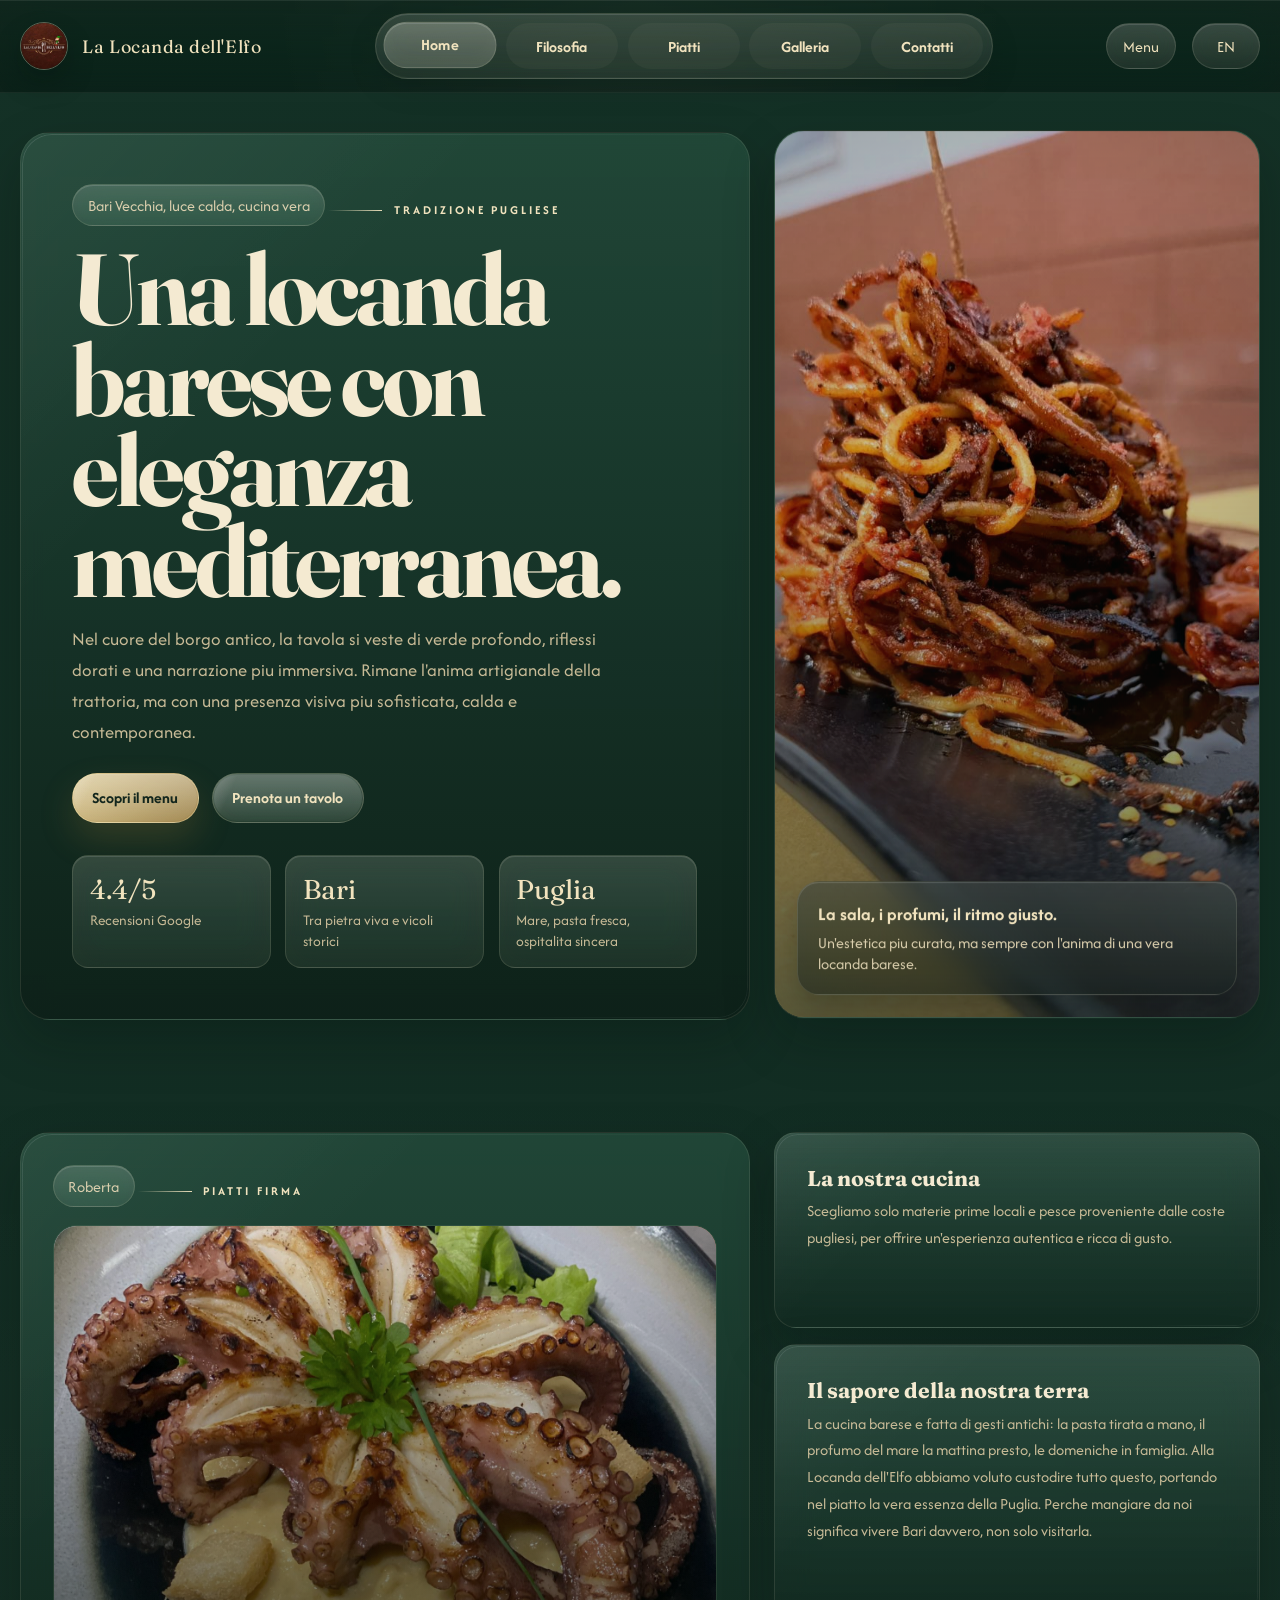
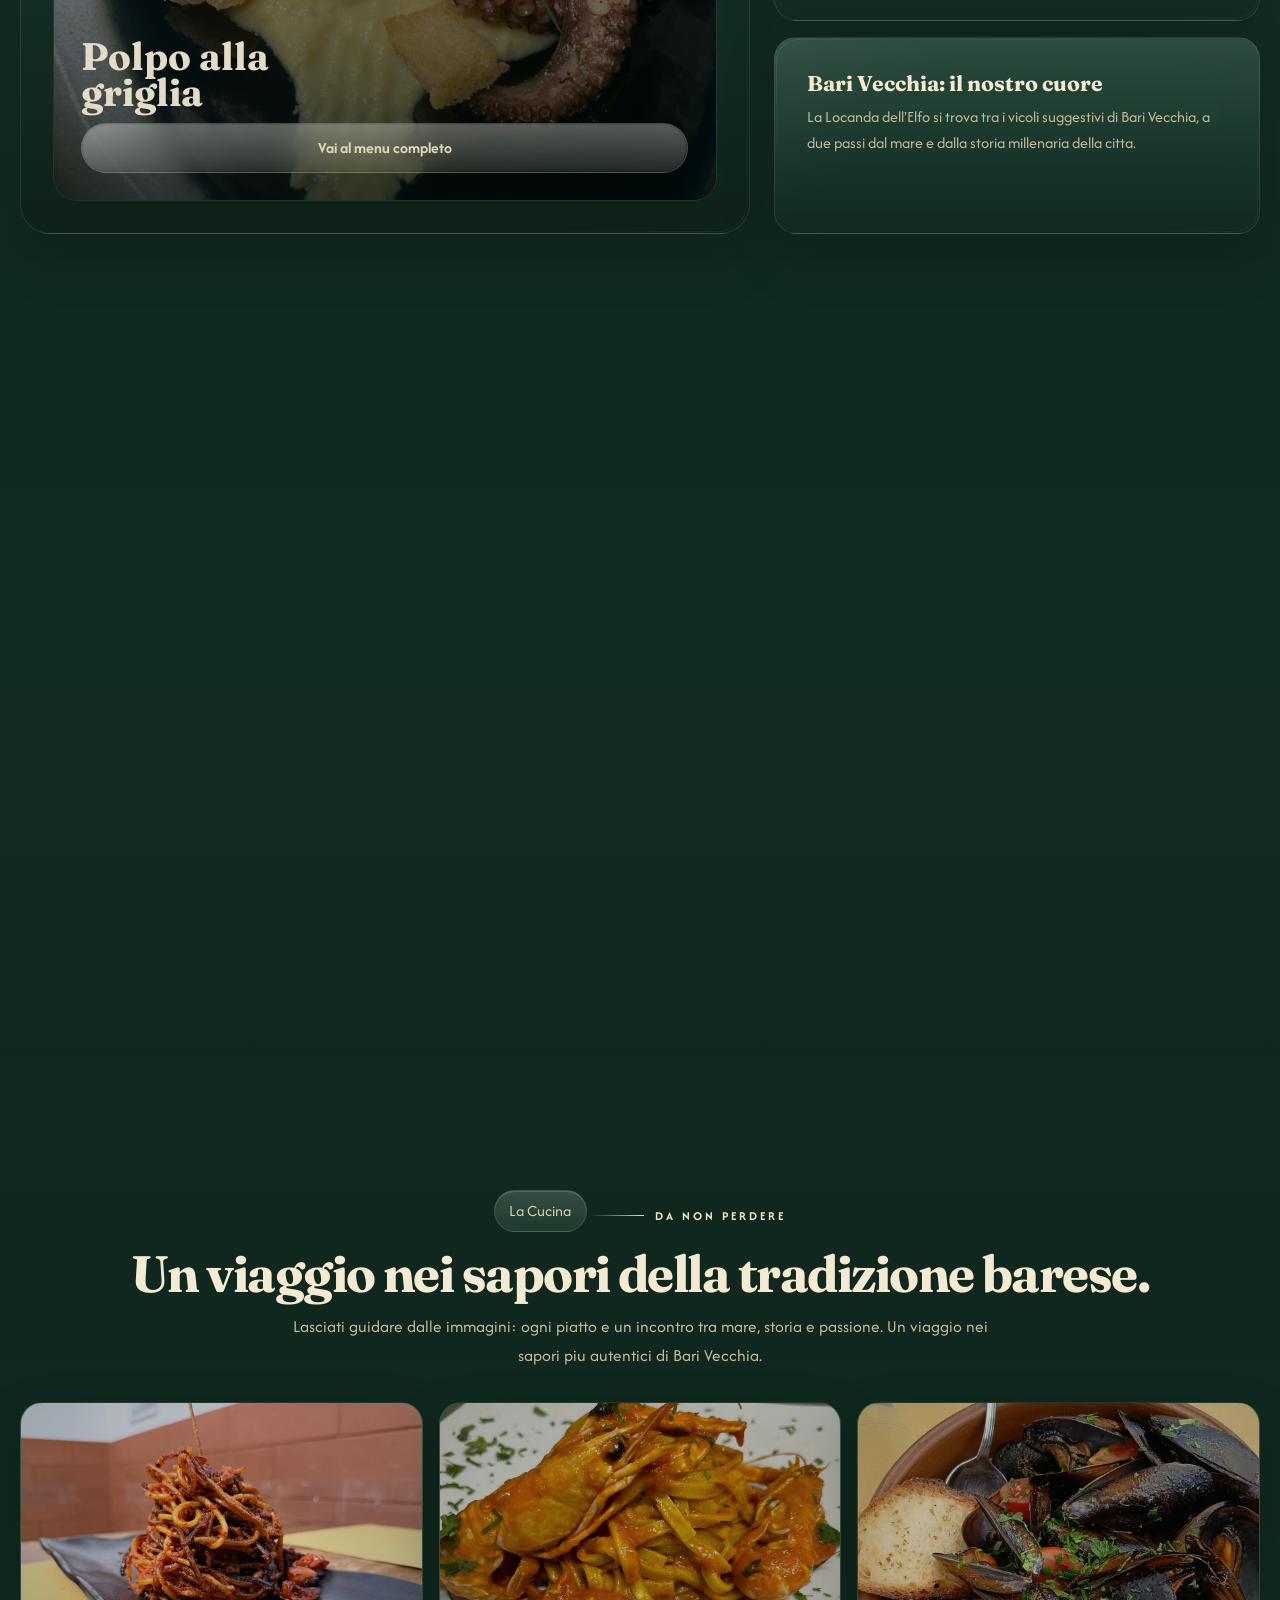
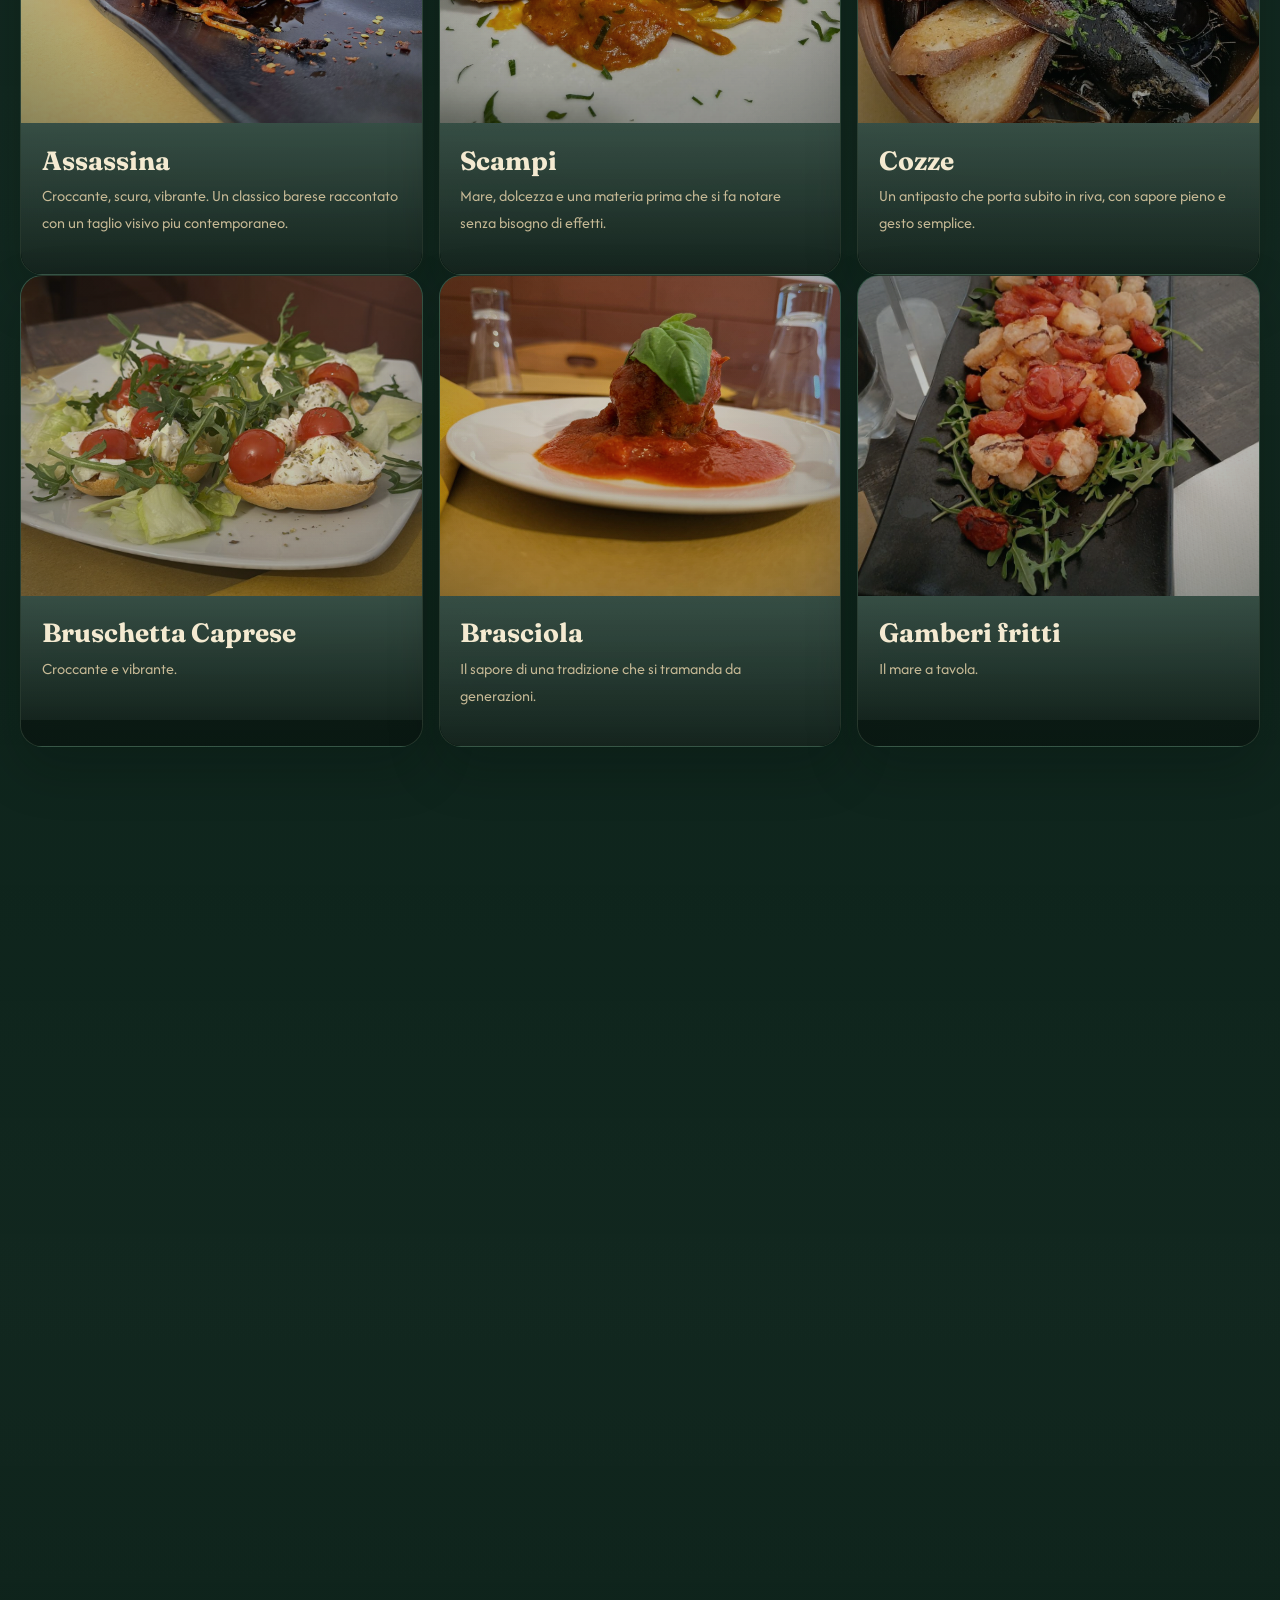
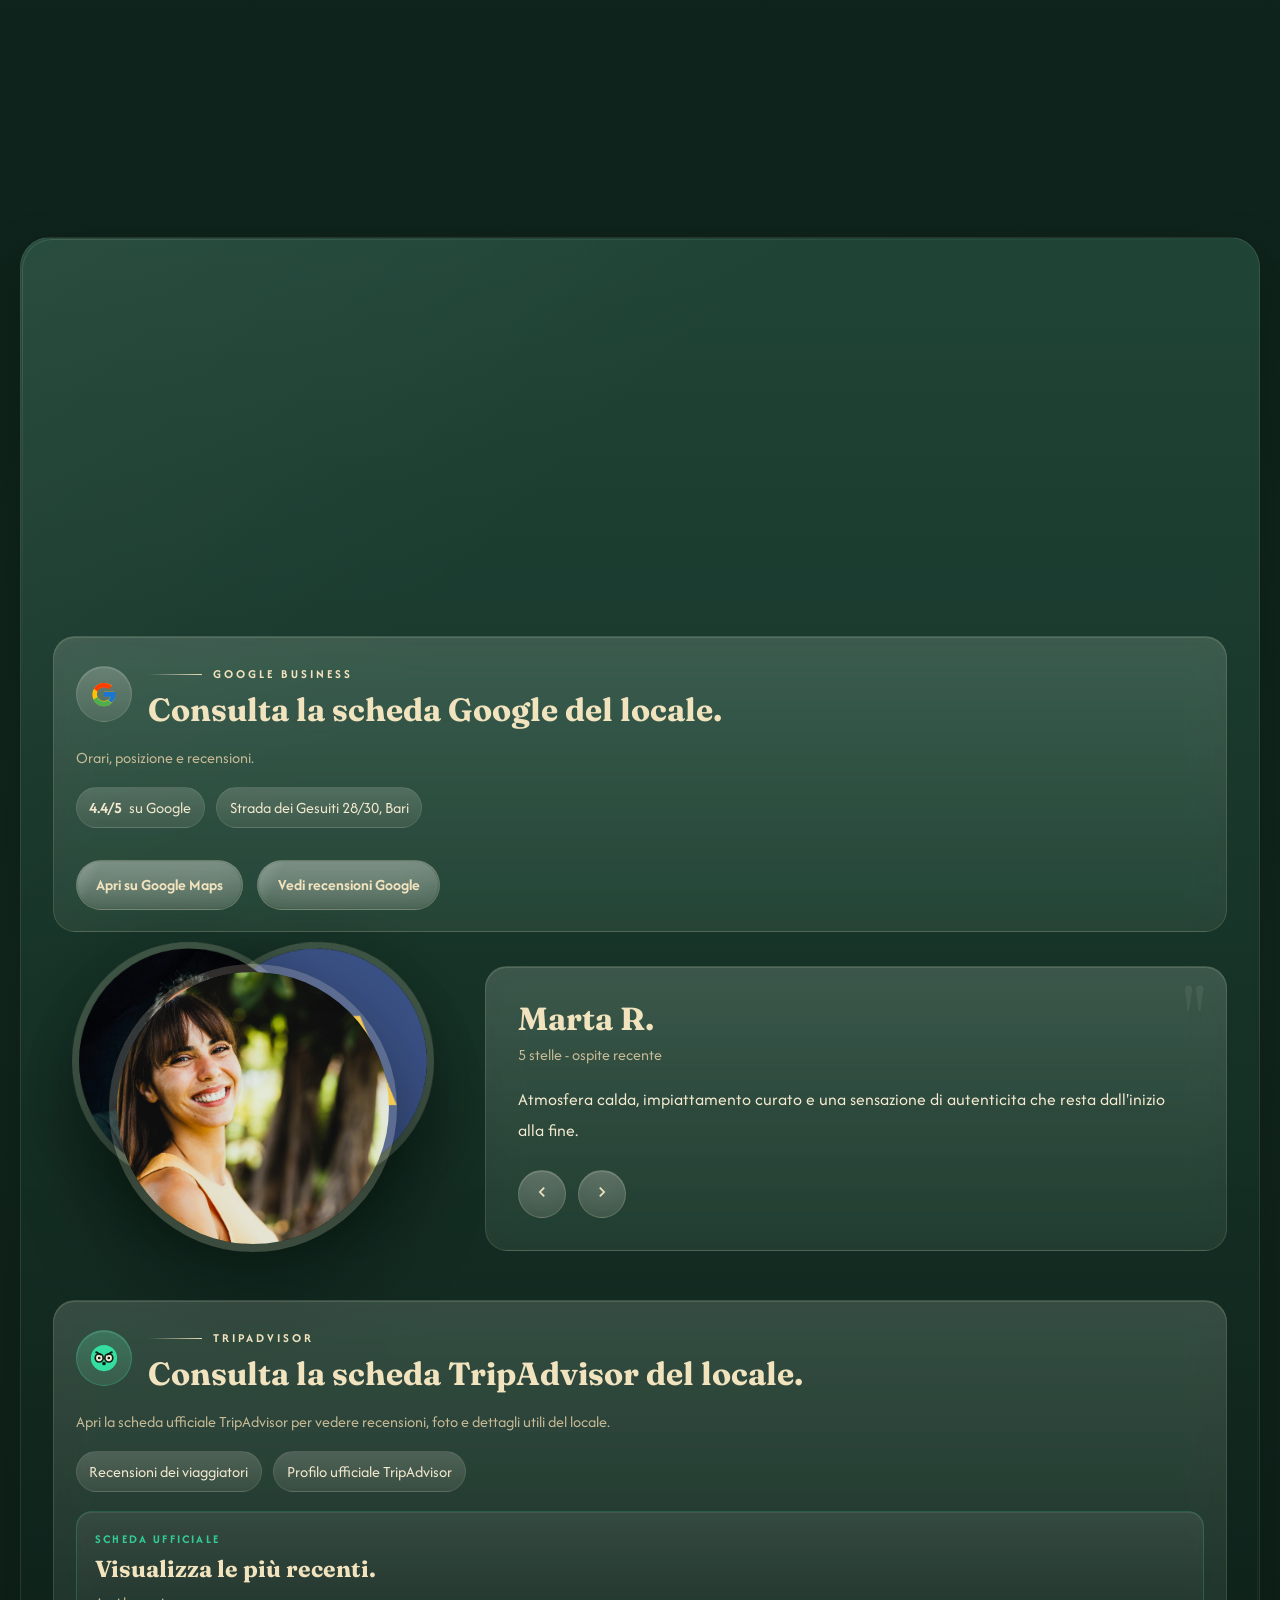
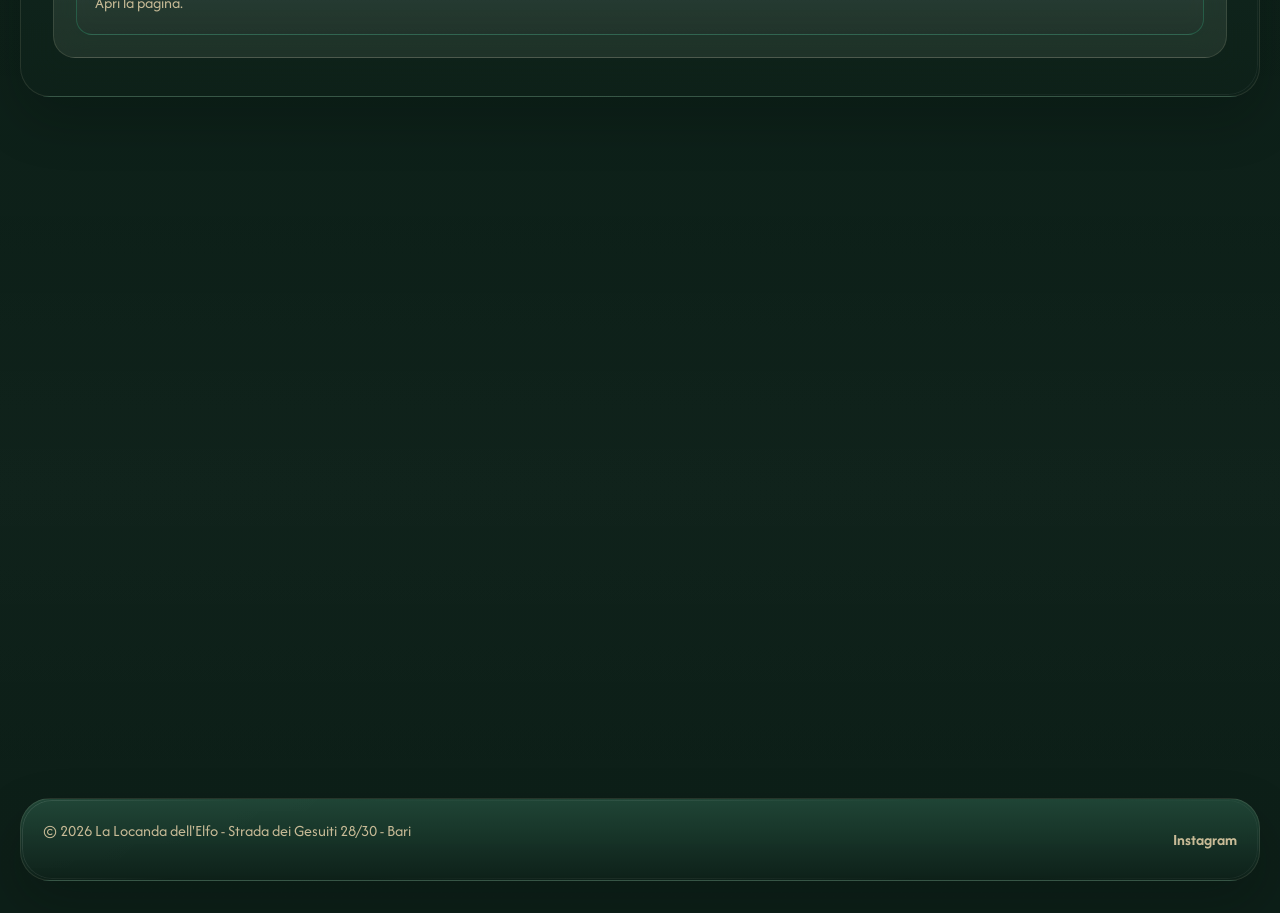
<file: index.html>
<!doctype html>
<html lang="it">
<head>
  <meta charset="utf-8">
  <meta name="viewport" content="width=device-width, initial-scale=1">
  <title>La Locanda dell'Elfo | Trattoria tipica barese a Bari Vecchia</title>
  <meta name="description" content="La Locanda dell'Elfo e una trattoria tipica barese nel cuore di Bari Vecchia. Cucina pugliese autentica, atmosfera calda e menu di tradizione.">
  <meta name="robots" content="index, follow">
  <link rel="canonical" href="https://lalocandadellelfo.com/">
  <meta property="og:title" content="La Locanda dell'Elfo | Trattoria tipica barese">
  <meta property="og:description" content="Sapori autentici pugliesi nel cuore di Bari Vecchia.">
  <meta property="og:type" content="restaurant">
  <meta property="og:url" content="https://lalocandadellelfo.com/">
  <meta property="og:image" content="https://lalocandadellelfo.com/assets/img/locanda.jpeg">
  <link rel="icon" href="assets/icons/favicon.svg" type="image/svg+xml">
  <link rel="preconnect" href="https://fonts.googleapis.com">
  <link rel="preconnect" href="https://fonts.gstatic.com" crossorigin>
  <link href="https://fonts.googleapis.com/css2?family=Afacad:ital,wght@0,400..700;1,400..700&family=Fraunces:opsz,wght@9..144,300..900&display=swap" rel="stylesheet">
  <link rel="stylesheet" href="assets/css/style.css">
  <script type="application/ld+json">
  {
    "@context": "https://schema.org",
    "@type": "Restaurant",
    "name": "La Locanda dell'Elfo",
    "image": "https://lalocandadellelfo.com/assets/img/locanda.jpeg",
    "address": {
      "@type": "PostalAddress",
      "streetAddress": "Strada dei Gesuiti, 28/30",
      "addressLocality": "Bari",
      "postalCode": "70122",
      "addressCountry": "IT"
    },
    "telephone": "+39 329 325 7911",
    "servesCuisine": "Cucina pugliese",
    "priceRange": "EUR 25-45",
    "url": "https://lalocandadellelfo.com/"
  }
  </script>
</head>
<body>
  <a class="skip-link" href="#contenuto">Salta al contenuto</a>

  <header class="site-header" role="banner">
    <div class="container header-inner">
      <a class="brand" href="#home" aria-label="La Locanda dell'Elfo home">
        <img class="brand-logo" src="assets/img/logo.jpg" alt="Logo La Locanda dell'Elfo" width="48" height="48">
        <span class="brand-name">La Locanda dell'Elfo</span>
      </a>

      <button class="nav-toggle" aria-controls="nav" aria-expanded="false" aria-label="Apri menu" data-label-open="Apri menu" data-label-close="Chiudi menu">
        <span class="bar"></span>
        <span class="bar"></span>
        <span class="bar"></span>
      </button>

      <nav id="nav" class="nav" aria-label="Navigazione principale">
        <ul>
          <li><a class="is-active" href="#home">Home</a></li>
          <li><a href="#filosofia">Filosofia</a></li>
          <li><a href="#piatti">Piatti</a></li>
          <li><a href="#galleria">Galleria</a></li>
          <li><a href="#contatti">Contatti</a></li>
        </ul>
      </nav>

      <a class="lang-switch menu-link" href="menu.html">Menu</a>
      <a class="lang-switch" href="index-en.html" aria-label="Switch to English">EN</a>
    </div>
  </header>

  <main id="contenuto">
    <section id="home" class="hero">
      <div class="container hero-shell">
        <div class="hero-copy reveal">
          <span class="hero-note">Bari Vecchia, luce calda, cucina vera</span>
          <span class="eyebrow">Tradizione pugliese</span>
          <h1>Una locanda barese con eleganza mediterranea.</h1>
          <p class="lead">Nel cuore del borgo antico, la tavola si veste di verde profondo, riflessi dorati e una narrazione piu immersiva. Rimane l'anima artigianale della trattoria, ma con una presenza visiva piu sofisticata, calda e contemporanea.</p>
          <div class="hero-cta">
            <a class="btn btn-primary" href="menu.html">Scopri il menu</a>
            <a class="btn btn-outline-green" href="#contatti">Prenota un tavolo</a>
          </div>
          <div class="hero-stats">
            <div class="stat">
              <span class="stat-value"><a href="#recensioni">4.4/5</a></span>
              <span class="stat-label">Recensioni Google</span>
            </div>
            <div class="stat">
              <span class="stat-value">Bari</span>
              <span class="stat-label">Tra pietra viva e vicoli storici</span>
            </div>
            <div class="stat">
              <span class="stat-value">Puglia</span>
              <span class="stat-label">Mare, pasta fresca, ospitalita sincera</span>
            </div>
          </div>
        </div>

        <div class="hero-card reveal-img delay-1 parallax-soft">
          <img src="assets/img/assassina.jpeg" alt="Piatto iconico della Locanda dell'Elfo">
          <div class="hero-card-badge">
            <strong>La sala, i profumi, il ritmo giusto.</strong>
            <span>Un'estetica piu curata, ma sempre con l'anima di una vera locanda barese.</span>
          </div>
        </div>
      </div>
    </section>

    <section class="section">
      <div class="container showcase-grid">
        <div class="surface-panel reveal">
          <span class="hero-note">Roberta</span>
          <span class="eyebrow">Piatti firma</span>
          <div class="food-slider" id="foodSlider">
            <div class="slide active" style="background-image:url('assets/img/assassina.jpeg');">
              <div class="slide-overlay">
                <h3>Spaghetti all'assassina</h3>
                <a class="btn btn-secondary" href="menu.html">Vai al menu completo</a>
              </div>
            </div>
            <div class="slide" style="background-image:url('assets/img/scoglio2.jpeg');">
              <div class="slide-overlay">
                <h3>Spaghetti allo scoglio</h3>
                <a class="btn btn-secondary" href="menu.html">Vai al menu completo</a>
              </div>
            </div>
            <div class="slide active" style="background-image:url('assets/img/polpo.jpeg');">
              <div class="slide-overlay">
                <h3>Polpo alla griglia</h3>
                <a class="btn btn-secondary" href="menu.html">Vai al menu completo</a>
              </div>
            </div>
            <div class="slide" style="background-image:url('assets/img/cozze.png');">
              <div class="slide-overlay">
                <h3>Saute di cozze</h3>
                <a class="btn btn-secondary" href="menu.html">Vai al menu completo</a>
              </div>
            </div>
            <div class="slide" style="background-image:url('assets/img/bavincenzo.jpeg');">
              <div class="slide-overlay">
                <h3>Mba Vnginz</h3>
                <a class="btn btn-secondary" href="menu.html">Vai al menu completo</a>
              </div>
            </div>
          </div>
        </div>

        <div class="showcase-notes">
          <article class="surface-panel note-card reveal delay-1">
            <h3>La nostra cucina</h3>
            <p>Scegliamo solo materie prime locali e pesce proveniente dalle coste pugliesi, per offrire un'esperienza autentica e ricca di gusto.</p>
          </article>
          <article class="surface-panel note-card reveal delay-2">
            <h3>Il sapore della nostra terra</h3>
            <p>La cucina barese e fatta di gesti antichi: la pasta tirata a mano, il profumo del mare la mattina presto, le domeniche in famiglia.
              Alla Locanda dell'Elfo abbiamo voluto custodire tutto questo, portando nel piatto la vera essenza della Puglia.
              Perche mangiare da noi significa vivere Bari davvero, non solo visitarla.</p>
          </article>
          <article class="surface-panel note-card reveal delay-3">
            <h3>Bari Vecchia: il nostro cuore</h3>
            <p>La Locanda dell'Elfo si trova tra i vicoli suggestivi di Bari Vecchia, a due passi dal mare e dalla storia millenaria della citta.</p>
          </article>
        </div>
      </div>
    </section>

    <section id="filosofia" class="section">
      <div class="container story-grid">
        <div class="story-visual reveal-img parallax-soft">
          <img class="story-main-image" src="assets/img/orecchiettebrasciola.jpeg" alt="Piatto della Locanda dell'Elfo">
          <div class="story-floating-card">
            <span class="eyebrow">Cucina di territorio</span>
            <p>Tradizione barese, mano gentile, impiattamento pulito e una luce da cena mediterranea.</p>
          </div>
        </div>

        <div class="story-copy reveal delay-1">
          <span class="hero-note">Tradizione</span>
          <span class="eyebrow">Filosofia</span>
          <h2>Una locanda che parla barese anche quando resta elegante.</h2>
          <p>Un viaggio tra tradizione e mare.</p>
          <p>Il nostro menu varia durante l'anno per rispettare la stagionalita e la freschezza degli ingredienti, ma la promessa rimane sempre la stessa: piatti genuini, sapori intensi e porzioni che profumano di casa.</p>
          <p>Dalle paste fatte in casa ai crudi di mare, fino ai secondi di pesce alla griglia, ogni proposta nasce per esaltare la ricchezza della cucina pugliese.</p>
          <p>Scegliamo solo materie prime locali e pesce proveniente dalle coste pugliesi, per offrire un'esperienza autentica e ricca di gusto.</p>
          <p>La nostra filosofia?</p><p> Rispetto della tradizione, qualita senza compromessi e ospitalita sincera.</p>
          <a class="btn btn-primary" href="menu.html">Guarda i piatti</a>
        </div>
      </div>
    </section>

    <section id="piatti" class="section">
      <div class="container">
        <header class="section-head center reveal">
          <span class="hero-note">La Cucina</span>
          <span class="eyebrow">Da non perdere</span>
          <h2>Un viaggio nei sapori della tradizione barese.</h2>
          <p class="lead">Lasciati guidare dalle immagini: ogni piatto e un incontro tra mare, storia e passione. Un viaggio nei sapori piu autentici di Bari Vecchia.</p>
        </header>

        <div class="signature-grid">
          <article class="dish-card reveal">
            <img src="assets/img/assassina.jpeg" alt="Spaghetti all'assassina">
            <div class="dish-card-content">
              <h3>Assassina</h3>
              <p>Croccante, scura, vibrante. Un classico barese raccontato con un taglio visivo piu contemporaneo.</p>
            </div>
          </article>
          <article class="dish-card reveal delay-1">
            <img src="assets/img/scampi.png" alt="Spaghetti agli scampi">
            <div class="dish-card-content">
              <h3>Scampi</h3>
              <p>Mare, dolcezza e una materia prima che si fa notare senza bisogno di effetti.</p>
            </div>
          </article>
          <article class="dish-card reveal delay-2">
            <img src="assets/img/cozze.png" alt="Saute di cozze">
            <div class="dish-card-content">
              <h3>Cozze</h3>
              <p>Un antipasto che porta subito in riva, con sapore pieno e gesto semplice.</p>
            </div>
          </article>
        </div>
                <div class="signature-grid">
          <article class="dish-card reveal">
            <img src="assets/img/bruschettacaprese.jpeg" alt="Bruschetta alla Caprese">
            <div class="dish-card-content">
              <h3>Bruschetta Caprese</h3>
              <p>Croccante e vibrante.</p>
            </div>
          </article>
          <article class="dish-card reveal delay-1">
            <img src="assets/img/brasciola.jpeg" alt="Brasciola">
            <div class="dish-card-content">
              <h3>Brasciola</h3>
              <p>Il sapore di una tradizione che si tramanda da generazioni.</p>
            </div>
          </article>
          <article class="dish-card reveal delay-2">
            <img src="assets/img/gemberettifritti.jpeg" alt="Gamberi fritti">
            <div class="dish-card-content">
              <h3>Gamberi fritti</h3>
              <p>Il mare a tavola.</p>
            </div>
          </article>
        </div>
      </div>
    </section>

    <section id="galleria" class="section">
      <div class="container">
        <header class="section-head center reveal">
          <span class="hero-note">La Locanda</span>
          <span class="eyebrow">Galleria</span>
          <h2>Dove i sapori diventano emozioni.</h2>
          <p class="lead">In un'atmosfera intima e suggestiva, tra luci calde e profumo di mare, La Locanda dell'Elfo offre un'esperienza culinaria capace di emozionare. Un luogo dove il tempo rallenta e i sapori raccontano la nostra storia.</p>
        </header>

        <div class="gallery-grid">
          <article class="gallery-card large reveal-img parallax-soft">
            <img src="assets/img/scoglio2.jpeg" alt="Piatto di mare della Locanda dell'Elfo">
            <div class="gallery-caption">
              <h3>Mare in primo piano</h3>
              <p>Materie prime e colore, senza sovraccaricare la scena.</p>
            </div>
          </article>
          <article class="gallery-card reveal-img delay-1">
            <img src="assets/img/antipasti.png" alt="Antipasti tradizionali">
            <div class="gallery-caption">
              <h3>Antipasti</h3>
              <p>Ingresso conviviale, sapori immediati.</p>
            </div>
          </article>
          <article class="gallery-card tall reveal-img delay-2 parallax-soft">
            <img src="assets/img/sannicola.jpeg" alt="Dettaglio del locale">
            <div class="gallery-caption">
              <h3>Atmosfera</h3>
              <p>Un tono piu narrativo anche nelle immagini.</p>
            </div>
          </article>
          <article class="gallery-card reveal-img">
            <img src="assets/img/pastaefagioli.png" alt="Pasta e fagioli">
            <div class="gallery-caption">
              <h3>Pasta e fagioli</h3>
              <p>Casa, profondita, comfort.</p>
            </div>
          </article>
        </div>
      </div>
    </section>

    <section id="recensioni" class="section ct-section" aria-labelledby="ctTitle">
      <div class="container">
        <div class="surface-panel">
          <header class="section-head center reveal">
            <span class="hero-note">Quello che dicono di noi</span>
            <span class="eyebrow">Recensioni</span>
            <h2 id="ctTitle">Le parole degli ospiti confermano il calore della sala e della cucina.</h2>
            <p class="lead">Chi ci sceglie parla di atmosfera calda, piatti che ricordano la tradizione barese e momenti da condividere.
              Sono voci che custodiamo con gratitudine e che ci spingono, ogni giorno, a fare ancora meglio.</p>
            <div class="revx-badge" role="note">
              <svg width="18" height="18" viewBox="0 0 48 48" aria-hidden="true">
                <path fill="#FFC107" d="M43.6 20.5h-1.9V20H24v8h11.3c-1.7 4.6-6 8-11.3 8-6.6 0-12-5.4-12-12s5.4-12 12-12c3 0 5.7 1.1 7.8 2.9l5.7-5.7C33.6 7 29.1 5 24 5 13 5 4 14 4 25s9 20 20 20 19-9 19-20c0-1.5-.2-3-.4-4.5z"></path>
                <path fill="#FF3D00" d="M6.3 14.7l6.6 4.8C14.5 16 18.9 13 24 13c3 0 5.7 1.1 7.8 2.9l5.7-5.7C33.6 7 29.1 5 24 5c-7.7 0-14.3 4.3-17.7 10.7z"></path>
                <path fill="#4CAF50" d="M24 45c5 0 9.6-2 12.9-5.2l-6-5c-1.9 1.5-4.3 2.2-6.9 2.2-5.2 0-9.5-3.3-11.2-8l-6.6 5C9.5 40.6 16.2 45 24 45z"></path>
                <path fill="#1976D2" d="M43.6 20.5H24v8h11.3c-.8 2.2-2.3 4.1-4.3 5.5l6 5C40.1 35.8 44 30.8 44 24c0-1.5-.2-3-.4-4.5z"></path>
              </svg>
              <strong class="revx-score">4.4</strong>
              <span class="revx-meta">/ 5 su Google</span>
              <a class="revx-link" href="https://www.google.com/maps/search/?api=1&query=La%20Locanda%20dell%27Elfo%20Bari" target="_blank" rel="noopener">Apri scheda</a>
            </div>
          </header>

          <div class="google-profile-card reveal delay-1" aria-label="Profilo Google Business di La Locanda dell'Elfo">
              <div class="google-profile-head">
                <div class="google-mark" aria-hidden="true">
                  <svg width="28" height="28" viewBox="0 0 48 48">
                    <path fill="#FFC107" d="M43.6 20.5h-1.9V20H24v8h11.3c-1.7 4.6-6 8-11.3 8-6.6 0-12-5.4-12-12s5.4-12 12-12c3 0 5.7 1.1 7.8 2.9l5.7-5.7C33.6 7 29.1 5 24 5 13 5 4 14 4 25s9 20 20 20 19-9 19-20c0-1.5-.2-3-.4-4.5z"></path>
                    <path fill="#FF3D00" d="M6.3 14.7l6.6 4.8C14.5 16 18.9 13 24 13c3 0 5.7 1.1 7.8 2.9l5.7-5.7C33.6 7 29.1 5 24 5c-7.7 0-14.3 4.3-17.7 10.7z"></path>
                    <path fill="#4CAF50" d="M24 45c5 0 9.6-2 12.9-5.2l-6-5c-1.9 1.5-4.3 2.2-6.9 2.2-5.2 0-9.5-3.3-11.2-8l-6.6 5C9.5 40.6 16.2 45 24 45z"></path>
                    <path fill="#1976D2" d="M43.6 20.5H24v8h11.3c-.8 2.2-2.3 4.1-4.3 5.5l6 5C40.1 35.8 44 30.8 44 24c0-1.5-.2-3-.4-4.5z"></path>
                  </svg>
                </div>
                <div>
                  <span class="eyebrow">Google Business</span>
                  <h3>Consulta la scheda Google del locale.</h3>
                </div>
              </div>
              <p class="google-profile-copy">Orari, posizione e recensioni.</p>
              <div class="google-profile-meta">
                <span class="review-pill"><strong>4.4/5</strong> su Google</span>
                <span class="review-pill">Strada dei Gesuiti 28/30, Bari</span>
              </div>
              <div class="review-actions review-actions-start">
                <a class="btn btn-secondary" href="https://www.google.com/maps/search/?api=1&query=La%20Locanda%20dell%27Elfo%20Bari" target="_blank" rel="noopener">Apri su Google Maps</a>
                <a class="btn btn-outline-green" href="https://www.google.com/search?q=La%20Locanda%20dell%27Elfo%20Bari+recensioni" target="_blank" rel="noopener">Vedi recensioni Google</a>
              </div>
            </div>

            <div class="ct-wrap reveal delay-1">
              <div class="ct-images" id="ctImages"></div>
              <div class="ct-content">
                <span class="quote-mark" aria-hidden="true">"</span>
                <div class="ct-quote-wrap" id="ctQuoteWrap">
                  <h3 class="ct-name" id="ctName"></h3>
                  <p class="ct-desig" id="ctDesig"></p>
                  <p class="ct-quote" id="ctQuote"></p>
                </div>
                <div class="ct-arrows">
                  <button class="ct-btn" id="ctPrev" aria-label="Recensione precedente">
                    <svg width="20" height="20" viewBox="0 0 24 24" fill="currentColor"><path d="M15.41 7.41L14 6l-6 6 6 6 1.41-1.41L10.83 12z"></path></svg>
                  </button>
                  <button class="ct-btn" id="ctNext" aria-label="Recensione successiva">
                    <svg width="20" height="20" viewBox="0 0 24 24" fill="currentColor"><path d="M10 6L8.59 7.41 13.17 12l-4.58 4.59L10 18l6-6z"></path></svg>
                  </button>
                </div>
              </div>
            </div>
            <div class="tripadvisor-profile-card reveal delay-2" aria-label="Scheda TripAdvisor di La Locanda dell'Elfo">
            <div class="tripadvisor-profile-head">
              <div class="tripadvisor-mark" aria-hidden="true">
                <svg width="28" height="28" viewBox="0 0 64 64">
                  <circle cx="32" cy="32" r="30" fill="#34e0a1"></circle>
                  <circle cx="21" cy="32" r="11" fill="#101d17"></circle>
                  <circle cx="43" cy="32" r="11" fill="#101d17"></circle>
                  <circle cx="21" cy="32" r="7.2" fill="#f4ead1"></circle>
                  <circle cx="43" cy="32" r="7.2" fill="#f4ead1"></circle>
                  <circle cx="21" cy="32" r="3.1" fill="#101d17"></circle>
                  <circle cx="43" cy="32" r="3.1" fill="#101d17"></circle>
                  <circle cx="32" cy="44.5" r="4.2" fill="#101d17"></circle>
                  <path d="M14 18.5 23.5 24M50 18.5 40.5 24" stroke="#101d17" stroke-width="4.2" stroke-linecap="round"></path>
                </svg>
              </div>
              <div>
                <span class="eyebrow">TripAdvisor</span>
                <h3>Consulta la scheda TripAdvisor del locale.</h3>
              </div>
            </div>
            <p class="tripadvisor-profile-copy">Apri la scheda ufficiale TripAdvisor per vedere recensioni, foto e dettagli utili del locale.</p>
            <div class="tripadvisor-profile-meta">
              <span class="review-pill">Recensioni dei viaggiatori</span>
              <span class="review-pill">Profilo ufficiale TripAdvisor</span>
            </div>
            <div class="tripadvisor-link-card">
              <a href="https://www.tripadvisor.it/Restaurant_Review-g187874-d3608637-Reviews-La_Locanda_dell_Elfo-Bari_Province_of_Bari_Puglia.html" target="_blank" rel="noopener" aria-label="Apri la scheda TripAdvisor di La Locanda dell'Elfo">
                <span class="tripadvisor-link-label">Scheda ufficiale</span>
                <strong>Visualizza le più recenti.</strong>
                <span class="tripadvisor-link-copy">Apri la pagina.</span>
              </a>
            </div>
          </div>
        </div>
      </div>
    </section>

    <section id="contatti" class="section">
      <div class="container contact-grid">
        <div class="contact-card reveal">
          <span class="hero-note">Prenota</span>
          <span class="eyebrow">Contatti</span>
          <h2>Vieni a trovarci tra le pietre e il mare di Bari Vecchia.</h2>
          <p>Tra i vicoli di Bari Vecchia c'e un luogo dove il mare profuma l'aria
            e la tradizione diventa emozione.
            Alla Locanda dell'Elfo il tempo rallenta
            e ogni piatto racconta una storia.
            Ti aspettiamo dove la Puglia diventa magia.</p>
          <ul class="contact-list">
            <li><strong>Telefono:</strong> <a href="tel:+393293257911">+39 329 325 7911</a></li>
            <li><strong>Indirizzo:</strong> Strada dei Gesuiti, 28/30 - 70122 Bari</li>
            <li><strong>Orari:</strong> Mar-Dom 12:00-15:00 / 19:00-22:00</li>
          </ul>
          <div class="cta-row">
            <a class="btn btn-primary btn-call" href="tel:+393293257911" target="_blank" rel="noopener">Chiamaci</a>
            <a class="btn btn-secondary" href="mailto:prenotazioni@lalocandadellelfo.it">Chiedi info</a>
          </div>
        </div>

        <div class="map-card reveal-img delay-1">
          <iframe title="Mappa La Locanda dell'Elfo" loading="lazy" referrerpolicy="no-referrer-when-downgrade" src="https://www.google.com/maps?q=Strada%20dei%20Gesuiti%2028%20Bari&output=embed" allowfullscreen></iframe>
        </div>
      </div>
    </section>
  </main>

  <footer class="site-footer" role="contentinfo">
    <div class="container footer-inner">
      <p>&copy; <span id="year"></span> La Locanda dell'Elfo - Strada dei Gesuiti 28/30 - Bari</p>
      <ul class="social">
        <li><a href="https://instagram.com/lalocandadellelfo" target="_blank" rel="noopener">Instagram</a></li>
      </ul>
    </div>
  </footer>

  <script src="assets/js/main.js"></script>
</body>
</html>
</file>
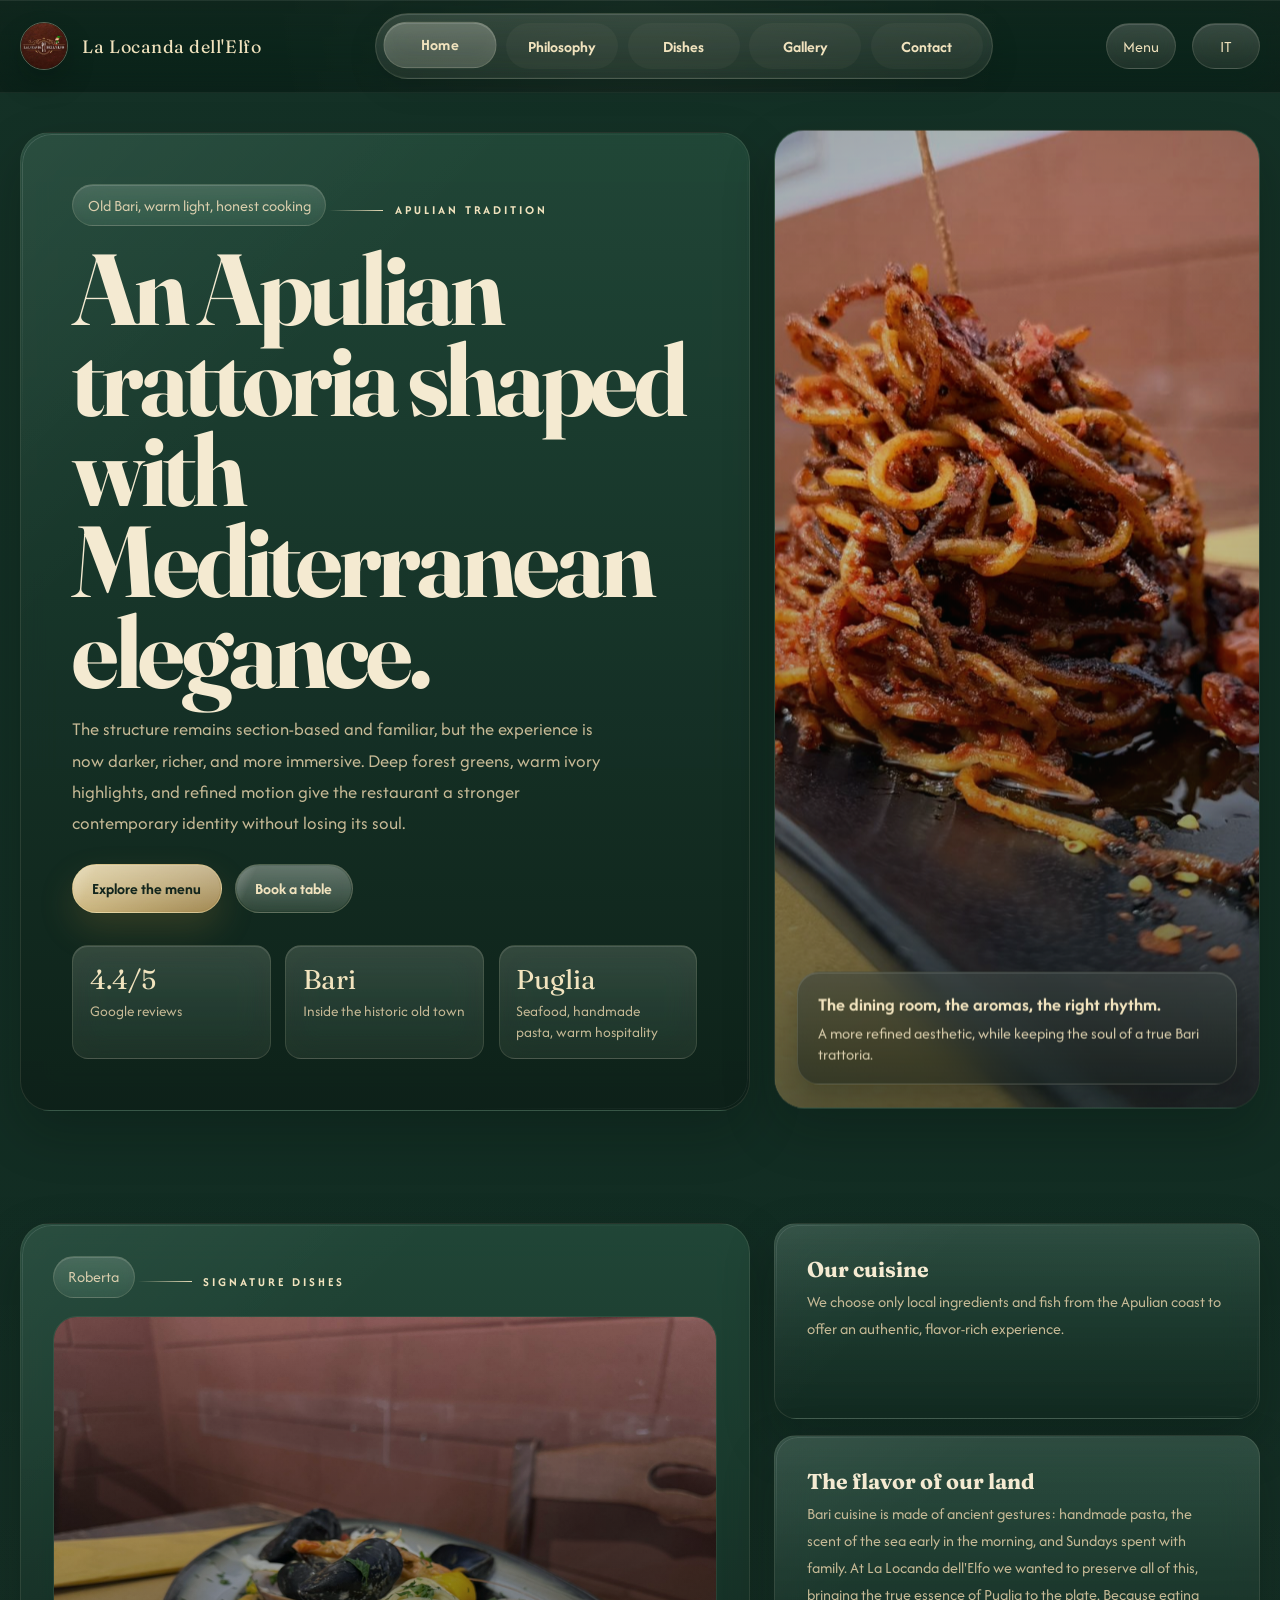
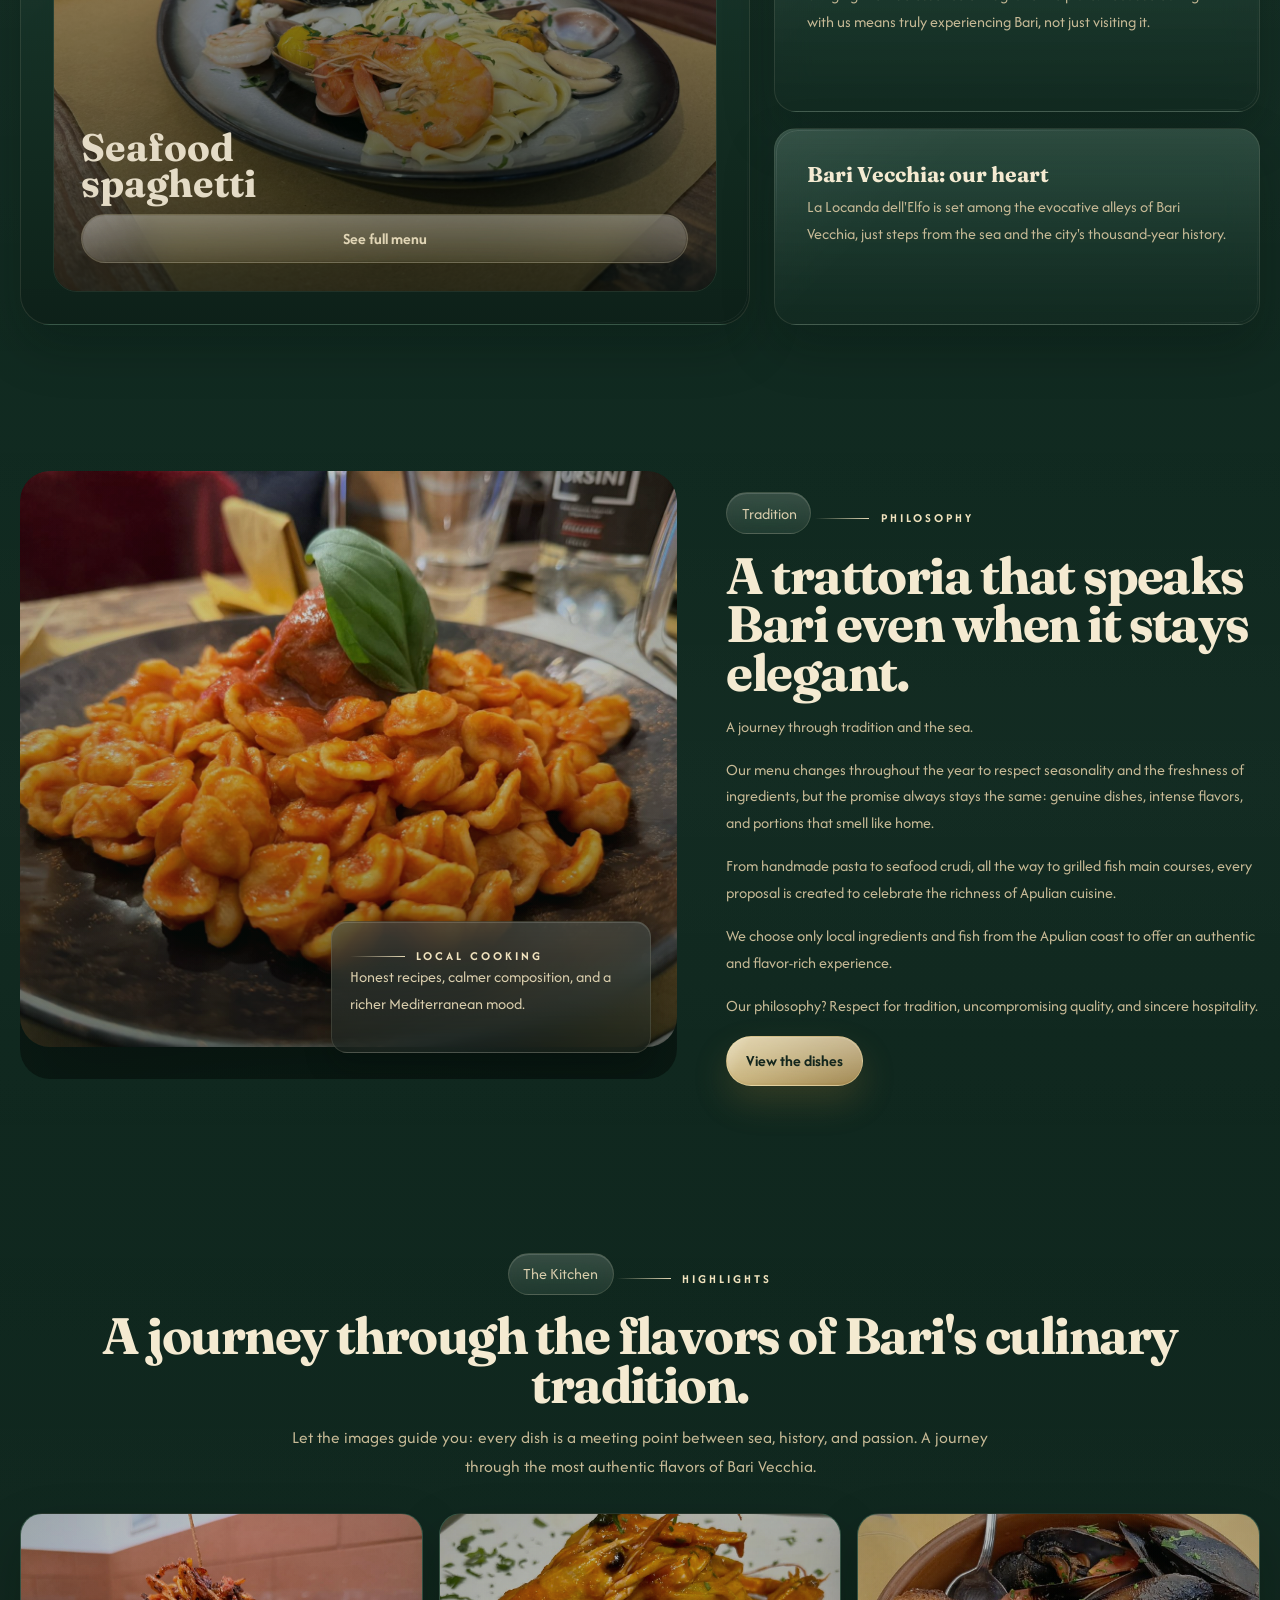
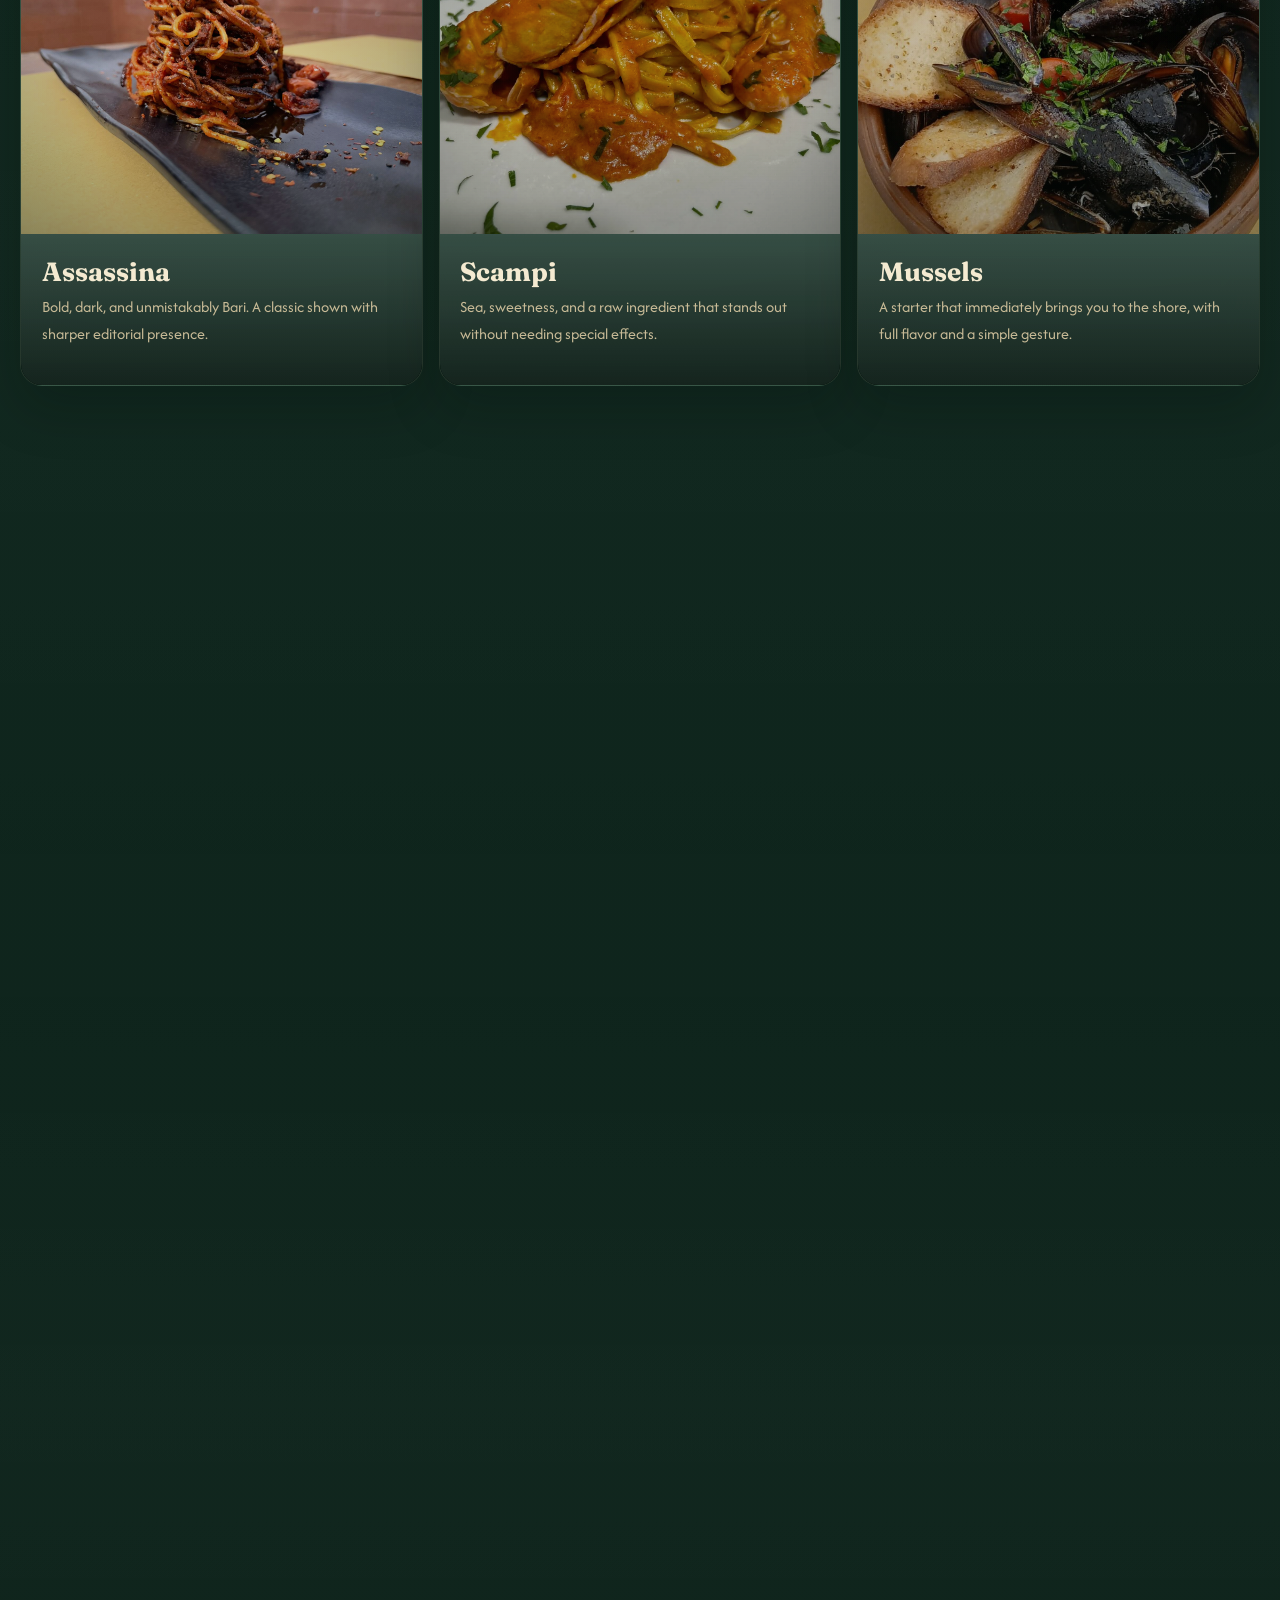
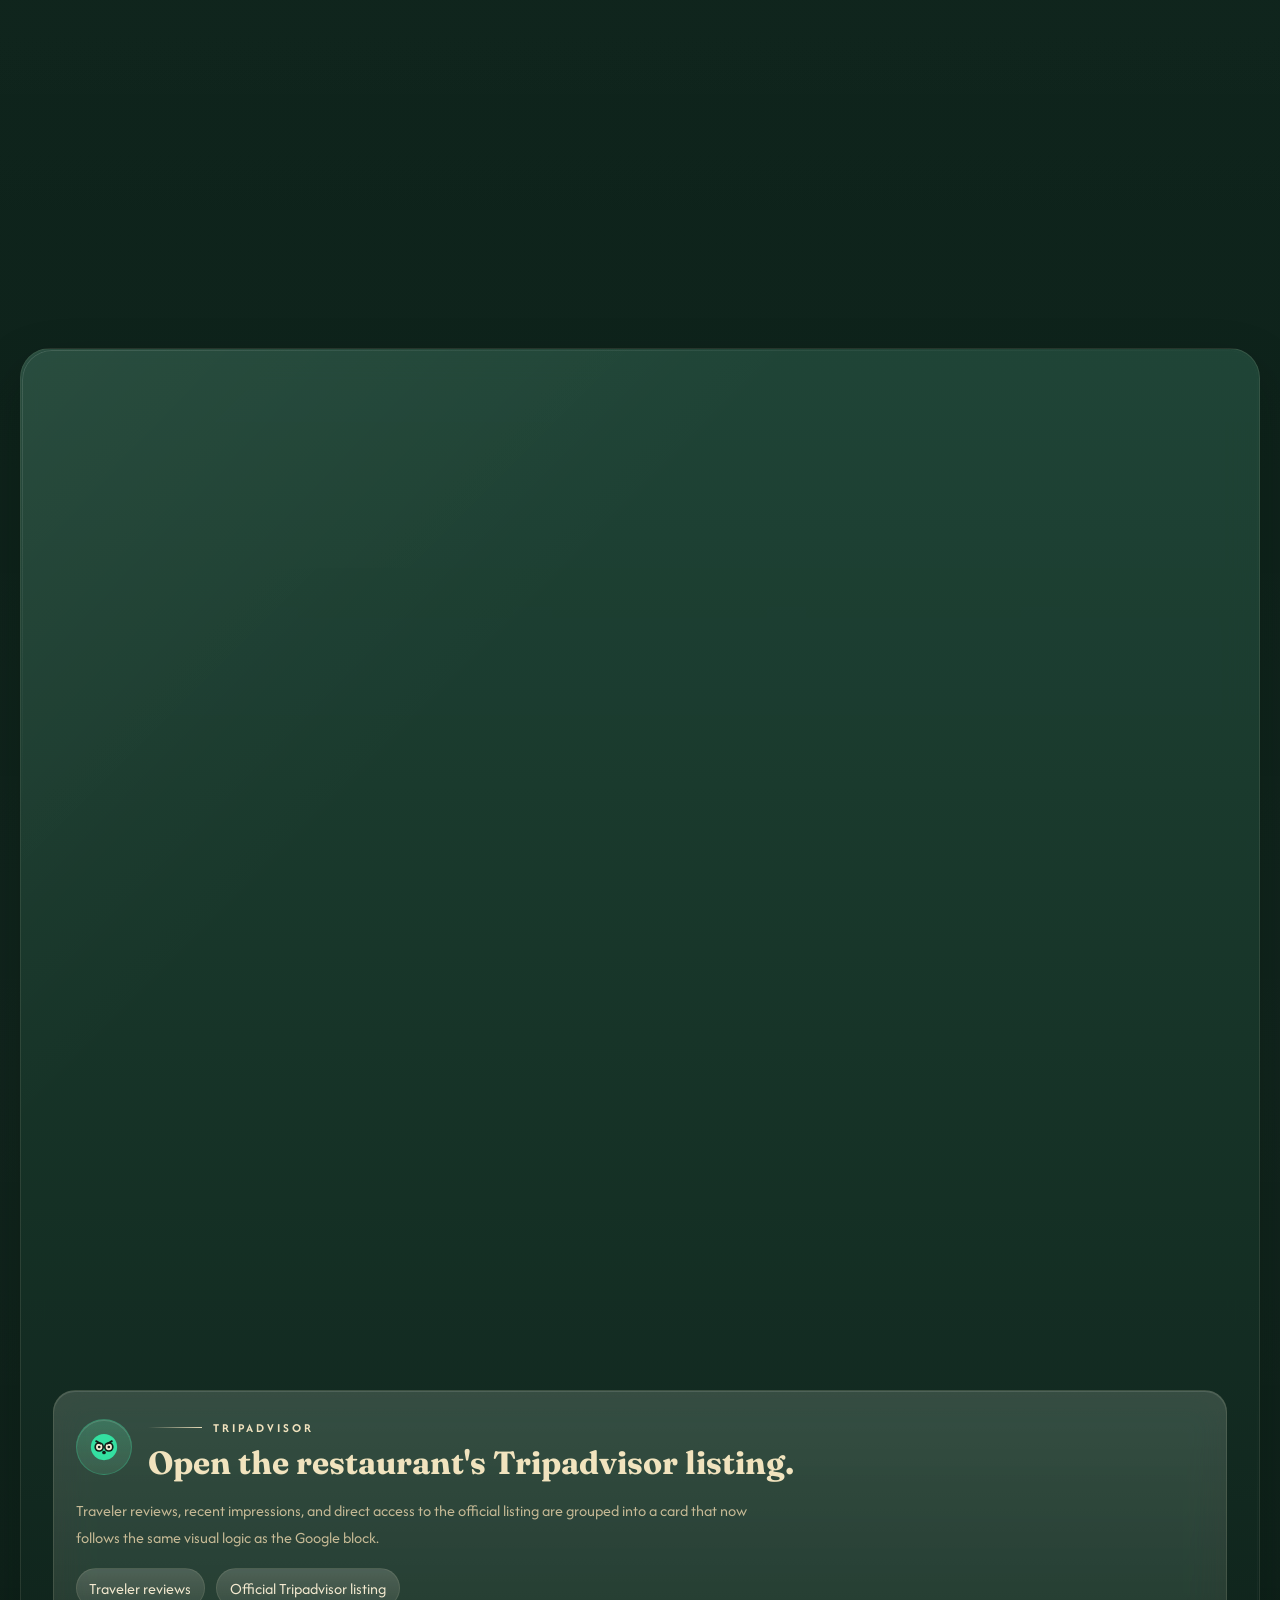
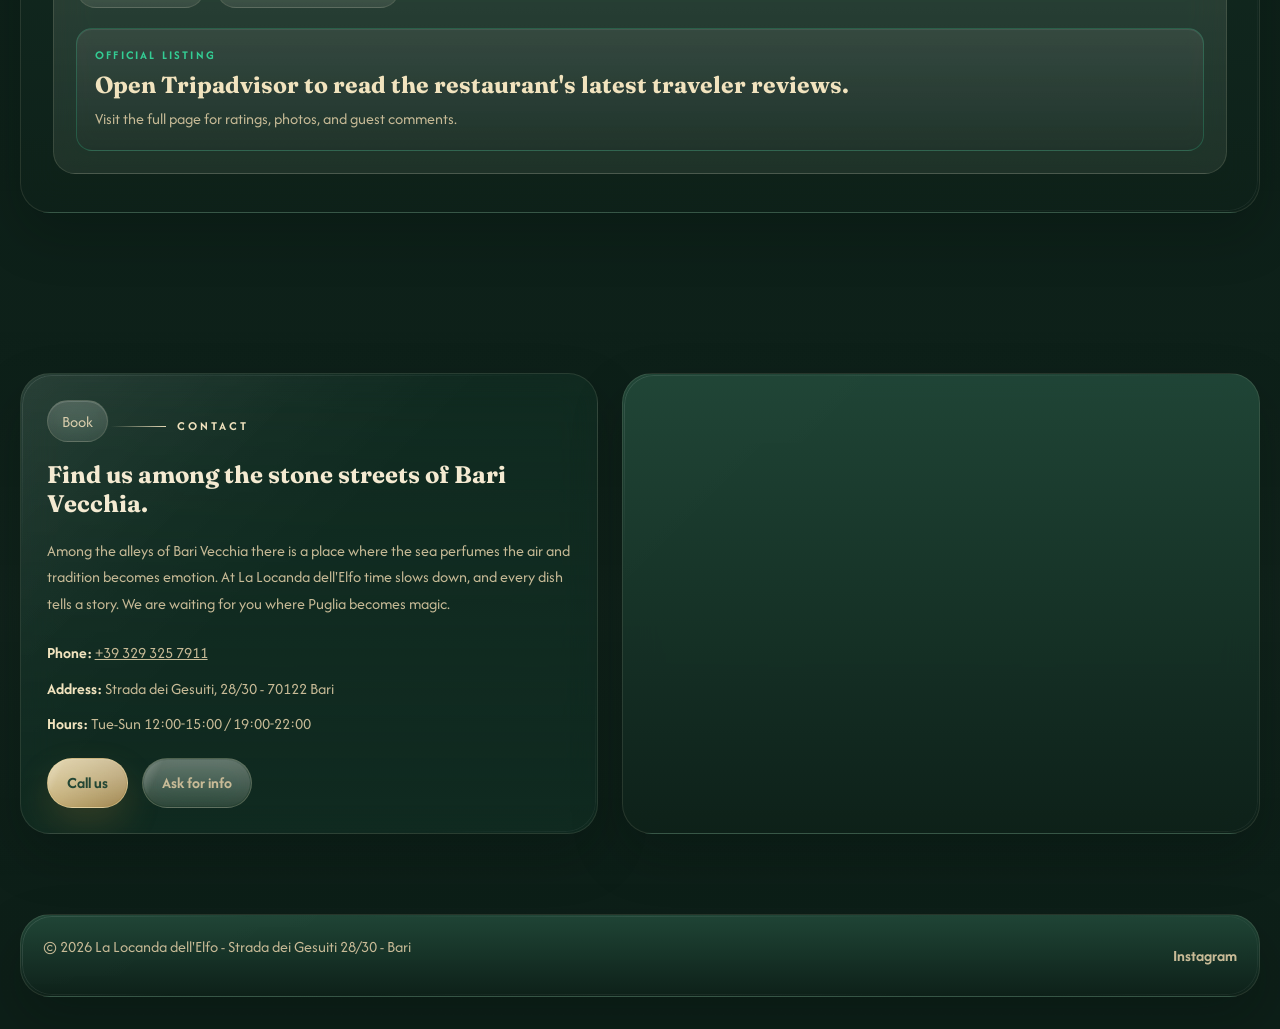
<file: index-en.html>
<!doctype html>
<html lang="en">
<head>
  <meta charset="utf-8">
  <meta name="viewport" content="width=device-width, initial-scale=1">
  <title>La Locanda dell'Elfo | Traditional Apulian trattoria in Bari Vecchia</title>
  <meta name="description" content="La Locanda dell'Elfo is a traditional Apulian trattoria in the heart of Bari Vecchia. Authentic cuisine, warm hospitality, and a more immersive new visual identity.">
  <meta name="robots" content="index, follow">
  <link rel="canonical" href="https://lalocandadellelfo.com/">
  <meta property="og:title" content="La Locanda dell'Elfo | Traditional Apulian trattoria">
  <meta property="og:description" content="Authentic Apulian flavors in the heart of old Bari.">
  <meta property="og:type" content="restaurant">
  <meta property="og:url" content="https://lalocandadellelfo.com/">
  <meta property="og:image" content="https://lalocandadellelfo.com/assets/img/locanda.jpeg">
  <link rel="icon" href="assets/icons/favicon.svg" type="image/svg+xml">
  <link rel="preconnect" href="https://fonts.googleapis.com">
  <link rel="preconnect" href="https://fonts.gstatic.com" crossorigin>
  <link href="https://fonts.googleapis.com/css2?family=Afacad:ital,wght@0,400..700;1,400..700&family=Fraunces:opsz,wght@9..144,300..900&display=swap" rel="stylesheet">
  <link rel="stylesheet" href="assets/css/style.css">
</head>
<body>
  <a class="skip-link" href="#content">Skip to content</a>

  <header class="site-header" role="banner">
    <div class="container header-inner">
      <a class="brand" href="#home" aria-label="La Locanda dell'Elfo home">
        <img class="brand-logo" src="assets/img/logo.jpg" alt="La Locanda dell'Elfo logo" width="48" height="48">
        <span class="brand-name">La Locanda dell'Elfo</span>
      </a>

      <button class="nav-toggle" aria-controls="nav" aria-expanded="false" aria-label="Open menu" data-label-open="Open menu" data-label-close="Close menu">
        <span class="bar"></span>
        <span class="bar"></span>
        <span class="bar"></span>
      </button>

      <nav id="nav" class="nav" aria-label="Main navigation">
        <ul>
          <li><a class="is-active" href="#home">Home</a></li>
          <li><a href="#philosophy">Philosophy</a></li>
          <li><a href="#dishes">Dishes</a></li>
          <li><a href="#gallery">Gallery</a></li>
          <li><a href="#contact">Contact</a></li>
        </ul>
      </nav>

      <a class="lang-switch menu-link" href="menu-en.html">Menu</a>
      <a class="lang-switch" href="index.html" aria-label="Passa alla versione italiana">IT</a>
    </div>
  </header>

  <main id="content">
    <section id="home" class="hero">
      <div class="container hero-shell">
        <div class="hero-copy reveal">
          <span class="hero-note">Old Bari, warm light, honest cooking</span>
          <span class="eyebrow">Apulian tradition</span>
          <h1>An Apulian trattoria shaped with Mediterranean elegance.</h1>
          <p class="lead">The structure remains section-based and familiar, but the experience is now darker, richer, and more immersive. Deep forest greens, warm ivory highlights, and refined motion give the restaurant a stronger contemporary identity without losing its soul.</p>
          <div class="hero-cta">
            <a class="btn btn-primary" href="menu-en.html">Explore the menu</a>
            <a class="btn btn-outline-green" href="#contact">Book a table</a>
          </div>
          <div class="hero-stats">
            <div class="stat">
              <span class="stat-value"><a href="#reviews">4.4/5</a></span>
              <span class="stat-label">Google reviews</span>
            </div>
            <div class="stat">
              <span class="stat-value">Bari</span>
              <span class="stat-label">Inside the historic old town</span>
            </div>
            <div class="stat">
              <span class="stat-value">Puglia</span>
              <span class="stat-label">Seafood, handmade pasta, warm hospitality</span>
            </div>
          </div>
        </div>

        <div class="hero-card reveal-img delay-1 parallax-soft">
          <img src="assets/img/assassina.jpeg" alt="Signature dish at La Locanda dell'Elfo">
          <div class="hero-card-badge">
            <strong>The dining room, the aromas, the right rhythm.</strong>
            <span>A more refined aesthetic, while keeping the soul of a true Bari trattoria.</span>
          </div>
        </div>
      </div>
    </section>

    <section class="section">
      <div class="container showcase-grid">
        <div class="surface-panel reveal">
          <span class="hero-note">Roberta</span>
          <span class="eyebrow">Signature dishes</span>
          <div class="food-slider" id="foodSlider">
            <div class="slide" style="background-image:url('assets/img/assassina.jpeg');">
              <div class="slide-overlay">
                <h3>Spaghetti all'assassina</h3>
                <a class="btn btn-secondary" href="menu-en.html">See full menu</a>
              </div>
            </div>
            <div class="slide" style="background-image:url('assets/img/scoglio2.jpeg');">
              <div class="slide-overlay">
                <h3>Seafood spaghetti</h3>
                <a class="btn btn-secondary" href="menu-en.html">See full menu</a>
              </div>
            </div>
            <div class="slide" style="background-image:url('assets/img/polpo.jpeg');">
              <div class="slide-overlay">
                <h3>Grilled octopus</h3>
                <a class="btn btn-secondary" href="menu-en.html">See full menu</a>
              </div>
            </div>
            <div class="slide active" style="background-image:url('assets/img/cozze.png');">
              <div class="slide-overlay">
                <h3>Sauteed mussels</h3>
                <a class="btn btn-secondary" href="menu-en.html">See full menu</a>
              </div>
            </div>
            <div class="slide" style="background-image:url('assets/img/bavincenzo.jpeg');">
              <div class="slide-overlay">
                <h3>Mba Vnginz</h3>
                <a class="btn btn-secondary" href="menu-en.html">See full menu</a>
              </div>
            </div>
          </div>
        </div>

        <div class="showcase-notes">
          <article class="surface-panel note-card reveal delay-1">
            <h3>Our cuisine</h3>
            <p>We choose only local ingredients and fish from the Apulian coast to offer an authentic, flavor-rich experience.</p>
          </article>
          <article class="surface-panel note-card reveal delay-2">
            <h3>The flavor of our land</h3>
            <p>Bari cuisine is made of ancient gestures: handmade pasta, the scent of the sea early in the morning, and Sundays spent with family. At La Locanda dell'Elfo we wanted to preserve all of this, bringing the true essence of Puglia to the plate. Because eating with us means truly experiencing Bari, not just visiting it.</p>
          </article>
          <article class="surface-panel note-card reveal delay-3">
            <h3>Bari Vecchia: our heart</h3>
            <p>La Locanda dell'Elfo is set among the evocative alleys of Bari Vecchia, just steps from the sea and the city's thousand-year history.</p>
          </article>
        </div>
      </div>
    </section>

    <section id="philosophy" class="section">
      <div class="container story-grid">
        <div class="story-visual reveal-img parallax-soft">
          <img class="story-main-image" src="assets/img/orecchiettebrasciola.jpeg" alt="Dish at La Locanda dell'Elfo">
          <div class="story-floating-card">
            <span class="eyebrow">Local cooking</span>
            <p>Honest recipes, calmer composition, and a richer Mediterranean mood.</p>
          </div>
        </div>

        <div class="story-copy reveal delay-1">
          <span class="hero-note">Tradition</span>
          <span class="eyebrow">Philosophy</span>
          <h2>A trattoria that speaks Bari even when it stays elegant.</h2>
          <p>A journey through tradition and the sea.</p>
          <p>Our menu changes throughout the year to respect seasonality and the freshness of ingredients, but the promise always stays the same: genuine dishes, intense flavors, and portions that smell like home.</p>
          <p>From handmade pasta to seafood crudi, all the way to grilled fish main courses, every proposal is created to celebrate the richness of Apulian cuisine.</p>
          <p>We choose only local ingredients and fish from the Apulian coast to offer an authentic and flavor-rich experience.</p>
          <p>Our philosophy? Respect for tradition, uncompromising quality, and sincere hospitality.</p>
          <a class="btn btn-primary" href="menu-en.html">View the dishes</a>
        </div>
      </div>
    </section>

    <section id="dishes" class="section">
      <div class="container">
        <header class="section-head center reveal">
          <span class="hero-note">The Kitchen</span>
          <span class="eyebrow">Highlights</span>
          <h2>A journey through the flavors of Bari's culinary tradition.</h2>
          <p class="lead">Let the images guide you: every dish is a meeting point between sea, history, and passion. A journey through the most authentic flavors of Bari Vecchia.</p>
        </header>

        <div class="signature-grid">
          <article class="dish-card reveal">
            <img src="assets/img/assassina.jpeg" alt="Spaghetti all'assassina">
            <div class="dish-card-content">
              <h3>Assassina</h3>
              <p>Bold, dark, and unmistakably Bari. A classic shown with sharper editorial presence.</p>
            </div>
          </article>
          <article class="dish-card reveal delay-1">
            <img src="assets/img/scampi.png" alt="Spaghetti with scampi">
            <div class="dish-card-content">
              <h3>Scampi</h3>
              <p>Sea, sweetness, and a raw ingredient that stands out without needing special effects.</p>
            </div>
          </article>
          <article class="dish-card reveal delay-2">
            <img src="assets/img/cozze.png" alt="Sauteed mussels">
            <div class="dish-card-content">
              <h3>Mussels</h3>
              <p>A starter that immediately brings you to the shore, with full flavor and a simple gesture.</p>
            </div>
          </article>
        </div>
        <div class="signature-grid">
          <article class="dish-card reveal">
            <img src="assets/img/bruschettacaprese.jpeg" alt="Caprese bruschetta">
            <div class="dish-card-content">
              <h3>Caprese Bruschetta</h3>
              <p>Crispy and vibrant.</p>
            </div>
          </article>
          <article class="dish-card reveal delay-1">
            <img src="assets/img/brasciola.jpeg" alt="Brasciola">
            <div class="dish-card-content">
              <h3>Brasciola</h3>
              <p>The taste of a tradition handed down through generations.</p>
            </div>
          </article>
          <article class="dish-card reveal delay-2">
            <img src="assets/img/gemberettifritti.jpeg" alt="Fried prawns">
            <div class="dish-card-content">
              <h3>Fried Prawns</h3>
              <p>The sea served at the table.</p>
            </div>
          </article>
        </div>
      </div>
    </section>

    <section id="gallery" class="section">
      <div class="container">
        <header class="section-head center reveal">
          <span class="hero-note">The Locanda</span>
          <span class="eyebrow">Gallery</span>
          <h2>Where flavors become emotions.</h2>
          <p class="lead">In an intimate and evocative atmosphere, among warm lights and the scent of the sea, La Locanda dell'Elfo offers a culinary experience capable of moving people. A place where time slows down and flavors tell our story.</p>
        </header>

        <div class="gallery-grid">
          <article class="gallery-card large reveal-img parallax-soft">
            <img src="assets/img/scoglio2.jpeg" alt="Seafood dish at La Locanda dell'Elfo">
            <div class="gallery-caption">
              <h3>Sea at the center</h3>
              <p>Ingredients and color, without overloading the scene.</p>
            </div>
          </article>
          <article class="gallery-card reveal-img delay-1">
            <img src="assets/img/antipasti.png" alt="Traditional appetizers">
            <div class="gallery-caption">
              <h3>Starters</h3>
              <p>A convivial opening, immediate flavors.</p>
            </div>
          </article>
          <article class="gallery-card tall reveal-img delay-2 parallax-soft">
            <img src="assets/img/sannicola.jpeg" alt="Restaurant atmosphere detail">
            <div class="gallery-caption">
              <h3>Atmosphere</h3>
              <p>A more narrative tone even in the imagery.</p>
            </div>
          </article>
          <article class="gallery-card reveal-img">
            <img src="assets/img/pastaefagioli.png" alt="Pasta and beans">
            <div class="gallery-caption">
              <h3>Pasta and beans</h3>
              <p>Home, depth, comfort.</p>
            </div>
          </article>
        </div>
      </div>
    </section>

    <section id="reviews" class="section ct-section" aria-labelledby="ctTitle">
      <div class="container">
        <div class="surface-panel">
          <header class="section-head center reveal">
            <span class="hero-note">What guests say about us</span>
            <span class="eyebrow">Reviews</span>
            <h2 id="ctTitle">Our guests' words add warmth to the story.</h2>
            <p class="lead">Those who choose us speak of a warm atmosphere, dishes that recall Bari tradition, and moments made to be shared. These are voices we keep with gratitude, and they encourage us every day to do even better.</p>
            <div class="revx-badge" role="note">
              <svg width="18" height="18" viewBox="0 0 48 48" aria-hidden="true">
                <path fill="#FFC107" d="M43.6 20.5h-1.9V20H24v8h11.3c-1.7 4.6-6 8-11.3 8-6.6 0-12-5.4-12-12s5.4-12 12-12c3 0 5.7 1.1 7.8 2.9l5.7-5.7C33.6 7 29.1 5 24 5 13 5 4 14 4 25s9 20 20 20 19-9 19-20c0-1.5-.2-3-.4-4.5z"></path>
                <path fill="#FF3D00" d="M6.3 14.7l6.6 4.8C14.5 16 18.9 13 24 13c3 0 5.7 1.1 7.8 2.9l5.7-5.7C33.6 7 29.1 5 24 5c-7.7 0-14.3 4.3-17.7 10.7z"></path>
                <path fill="#4CAF50" d="M24 45c5 0 9.6-2 12.9-5.2l-6-5c-1.9 1.5-4.3 2.2-6.9 2.2-5.2 0-9.5-3.3-11.2-8l-6.6 5C9.5 40.6 16.2 45 24 45z"></path>
                <path fill="#1976D2" d="M43.6 20.5H24v8h11.3c-.8 2.2-2.3 4.1-4.3 5.5l6 5C40.1 35.8 44 30.8 44 24c0-1.5-.2-3-.4-4.5z"></path>
              </svg>
              <strong class="revx-score">4.4</strong>
              <span class="revx-meta">/ 5 on Google</span>
              <a class="revx-link" href="https://www.google.com/maps/search/?api=1&query=La%20Locanda%20dell%27Elfo%20Bari" target="_blank" rel="noopener">Open listing</a>
            </div>
          </header>

          <div class="google-profile-card reveal delay-1" aria-label="Google Business profile for La Locanda dell'Elfo">
              <div class="google-profile-head">
                <div class="google-mark" aria-hidden="true">
                  <svg width="28" height="28" viewBox="0 0 48 48">
                    <path fill="#FFC107" d="M43.6 20.5h-1.9V20H24v8h11.3c-1.7 4.6-6 8-11.3 8-6.6 0-12-5.4-12-12s5.4-12 12-12c3 0 5.7 1.1 7.8 2.9l5.7-5.7C33.6 7 29.1 5 24 5 13 5 4 14 4 25s9 20 20 20 19-9 19-20c0-1.5-.2-3-.4-4.5z"></path>
                    <path fill="#FF3D00" d="M6.3 14.7l6.6 4.8C14.5 16 18.9 13 24 13c3 0 5.7 1.1 7.8 2.9l5.7-5.7C33.6 7 29.1 5 24 5c-7.7 0-14.3 4.3-17.7 10.7z"></path>
                    <path fill="#4CAF50" d="M24 45c5 0 9.6-2 12.9-5.2l-6-5c-1.9 1.5-4.3 2.2-6.9 2.2-5.2 0-9.5-3.3-11.2-8l-6.6 5C9.5 40.6 16.2 45 24 45z"></path>
                    <path fill="#1976D2" d="M43.6 20.5H24v8h11.3c-.8 2.2-2.3 4.1-4.3 5.5l6 5C40.1 35.8 44 30.8 44 24c0-1.5-.2-3-.4-4.5z"></path>
                  </svg>
                </div>
                <div>
                  <span class="eyebrow">Google Business</span>
                  <h3>Open the restaurant's Google listing.</h3>
                </div>
              </div>
              <p class="google-profile-copy">Opening hours, location, and reviews stay one click away on Google Maps for guests who want a quick confirmation before booking.</p>
              <div class="google-profile-meta">
                <span class="review-pill"><strong>4.4/5</strong> on Google</span>
                <span class="review-pill">Strada dei Gesuiti 28/30, Bari</span>
              </div>
              <div class="review-actions review-actions-start">
                <a class="btn btn-secondary" href="https://www.google.com/maps/search/?api=1&query=La%20Locanda%20dell%27Elfo%20Bari" target="_blank" rel="noopener">Open in Google Maps</a>
                <a class="btn btn-outline-green" href="https://www.google.com/search?q=La%20Locanda%20dell%27Elfo%20Bari+reviews" target="_blank" rel="noopener">See Google reviews</a>
              </div>
            </div>

            <div class="ct-wrap reveal delay-1">
              <div class="ct-images" id="ctImages"></div>
              <div class="ct-content">
                <span class="quote-mark" aria-hidden="true">"</span>
                <div class="ct-quote-wrap" id="ctQuoteWrap">
                  <h3 class="ct-name" id="ctName"></h3>
                  <p class="ct-desig" id="ctDesig"></p>
                  <p class="ct-quote" id="ctQuote"></p>
                </div>
                <div class="ct-arrows">
                  <button class="ct-btn" id="ctPrev" aria-label="Previous review">
                    <svg width="20" height="20" viewBox="0 0 24 24" fill="currentColor"><path d="M15.41 7.41L14 6l-6 6 6 6 1.41-1.41L10.83 12z"></path></svg>
                  </button>
                  <button class="ct-btn" id="ctNext" aria-label="Next review">
                    <svg width="20" height="20" viewBox="0 0 24 24" fill="currentColor"><path d="M10 6L8.59 7.41 13.17 12l-4.58 4.59L10 18l6-6z"></path></svg>
                  </button>
                </div>
              </div>
            </div>
            <div class="tripadvisor-profile-card reveal delay-2" aria-label="Tripadvisor listing for La Locanda dell'Elfo">
            <div class="tripadvisor-profile-head">
              <div class="tripadvisor-mark" aria-hidden="true">
                <svg width="28" height="28" viewBox="0 0 64 64">
                  <circle cx="32" cy="32" r="30" fill="#34e0a1"></circle>
                  <circle cx="21" cy="32" r="11" fill="#101d17"></circle>
                  <circle cx="43" cy="32" r="11" fill="#101d17"></circle>
                  <circle cx="21" cy="32" r="7.2" fill="#f4ead1"></circle>
                  <circle cx="43" cy="32" r="7.2" fill="#f4ead1"></circle>
                  <circle cx="21" cy="32" r="3.1" fill="#101d17"></circle>
                  <circle cx="43" cy="32" r="3.1" fill="#101d17"></circle>
                  <circle cx="32" cy="44.5" r="4.2" fill="#101d17"></circle>
                  <path d="M14 18.5 23.5 24M50 18.5 40.5 24" stroke="#101d17" stroke-width="4.2" stroke-linecap="round"></path>
                </svg>
              </div>
              <div>
                <span class="eyebrow">Tripadvisor</span>
                <h3>Open the restaurant's Tripadvisor listing.</h3>
              </div>
            </div>
            <p class="tripadvisor-profile-copy">Traveler reviews, recent impressions, and direct access to the official listing are grouped into a card that now follows the same visual logic as the Google block.</p>
            <div class="tripadvisor-profile-meta">
              <span class="review-pill">Traveler reviews</span>
              <span class="review-pill">Official Tripadvisor listing</span>
            </div>
            <div class="tripadvisor-link-card">
              <a href="https://www.tripadvisor.com/Restaurant_Review-g187874-d3608637-Reviews-La_Locanda_dell_Elfo-Bari_Province_of_Bari_Puglia.html" target="_blank" rel="noopener" aria-label="Open the Tripadvisor listing for La Locanda dell'Elfo">
                <span class="tripadvisor-link-label">Official listing</span>
                <strong>Open Tripadvisor to read the restaurant's latest traveler reviews.</strong>
                <span class="tripadvisor-link-copy">Visit the full page for ratings, photos, and guest comments.</span>
              </a>
            </div>
          </div>
        </div>
      </div>
    </section>

    <section id="contact" class="section">
      <div class="container contact-grid">
        <div class="contact-card reveal">
          <span class="hero-note">Book</span>
          <span class="eyebrow">Contact</span>
          <h2>Find us among the stone streets of Bari Vecchia.</h2>
          <p>Among the alleys of Bari Vecchia there is a place where the sea perfumes the air and tradition becomes emotion. At La Locanda dell'Elfo time slows down, and every dish tells a story. We are waiting for you where Puglia becomes magic.</p>
          <ul class="contact-list">
            <li><strong>Phone:</strong> <a href="tel:+393293257911">+39 329 325 7911</a></li>
            <li><strong>Address:</strong> Strada dei Gesuiti, 28/30 - 70122 Bari</li>
            <li><strong>Hours:</strong> Tue-Sun 12:00-15:00 / 19:00-22:00</li>
          </ul>
          <div class="cta-row">
            <a class="btn btn-primary btn-call" href="tel:+393293257911" target="_blank" rel="noopener">Call us</a>
            <a class="btn btn-secondary" href="mailto:prenotazioni@lalocandadellelfo.it">Ask for info</a>
          </div>
        </div>

        <div class="map-card reveal-img delay-1">
          <iframe title="Map to La Locanda dell'Elfo" loading="lazy" referrerpolicy="no-referrer-when-downgrade" src="https://www.google.com/maps?q=Strada%20dei%20Gesuiti%2028%20Bari&output=embed" allowfullscreen></iframe>
        </div>
      </div>
    </section>
  </main>

  <footer class="site-footer" role="contentinfo">
    <div class="container footer-inner">
      <p>&copy; <span id="year"></span> La Locanda dell'Elfo - Strada dei Gesuiti 28/30 - Bari</p>
      <ul class="social">
        <li><a href="https://instagram.com/lalocandadellelfo" target="_blank" rel="noopener">Instagram</a></li>
      </ul>
    </div>
  </footer>

  <script src="assets/js/main.js"></script>
</body>
</html>
</file>
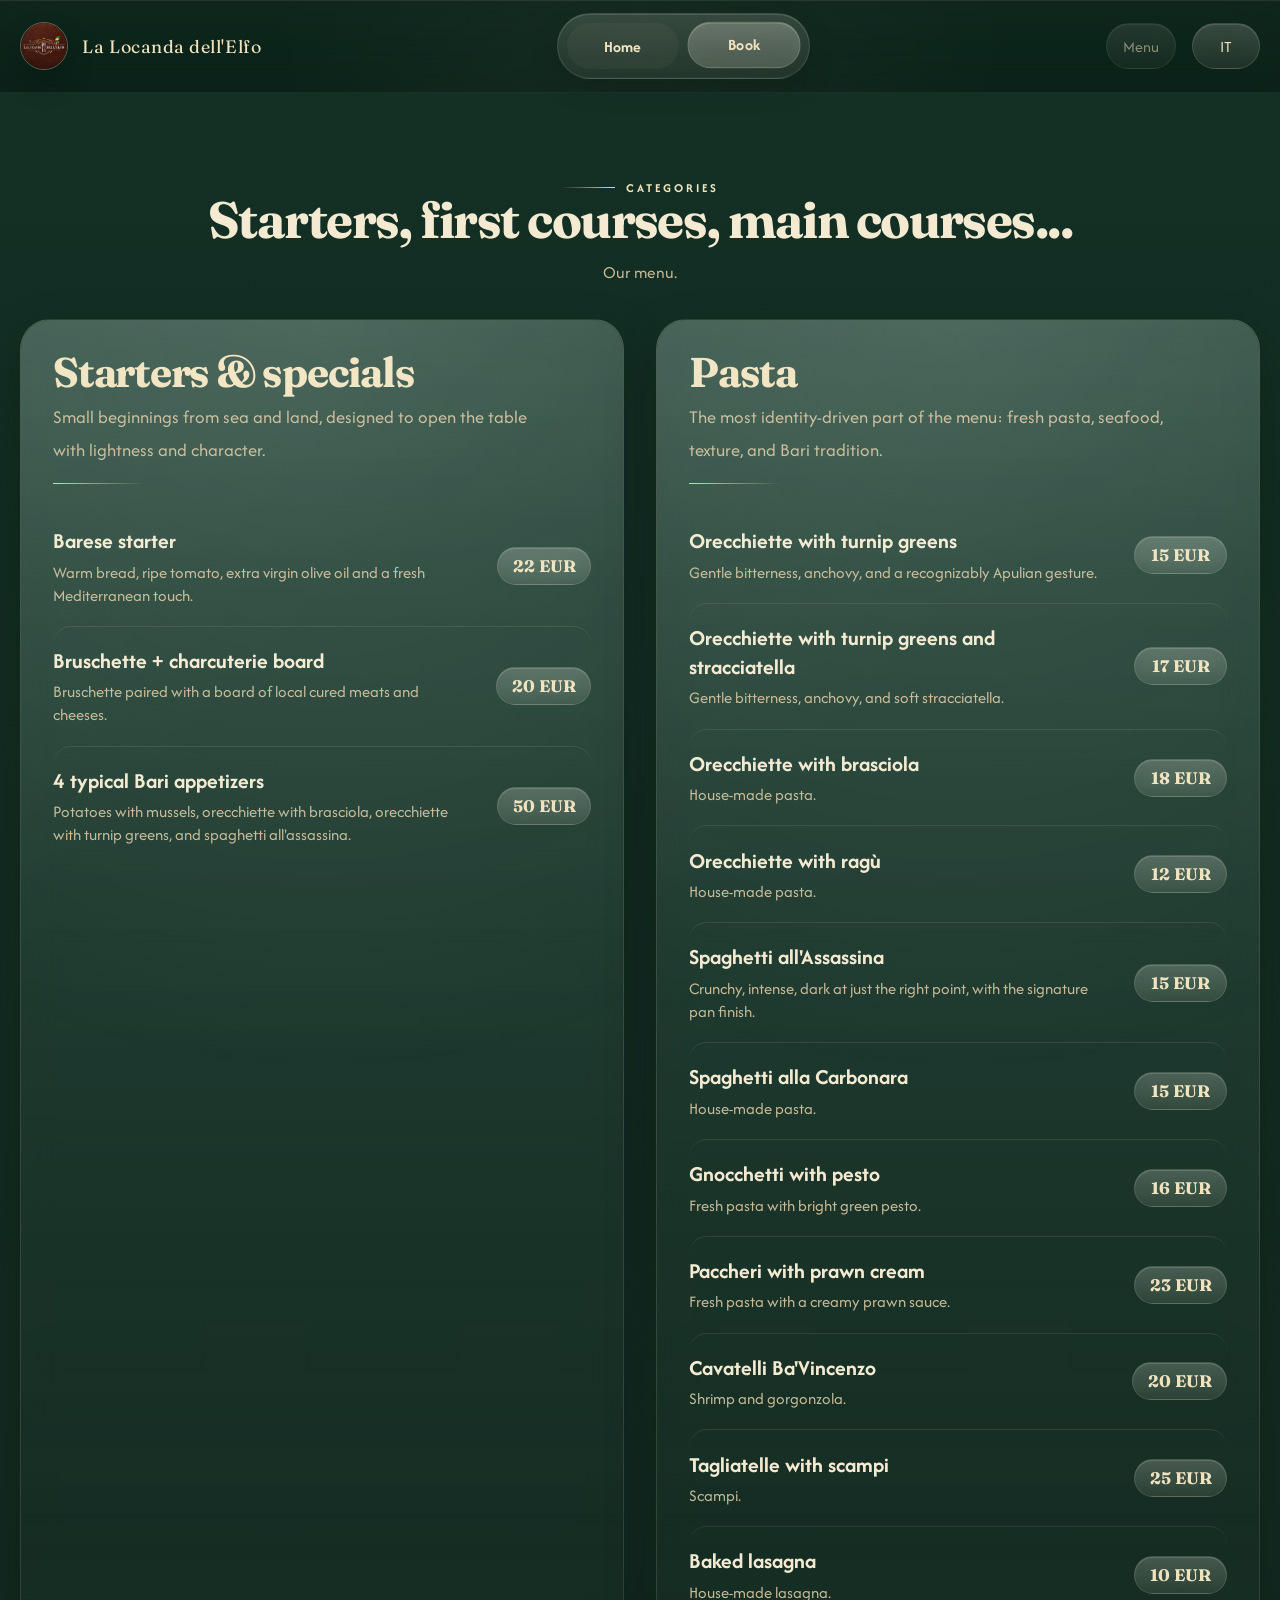
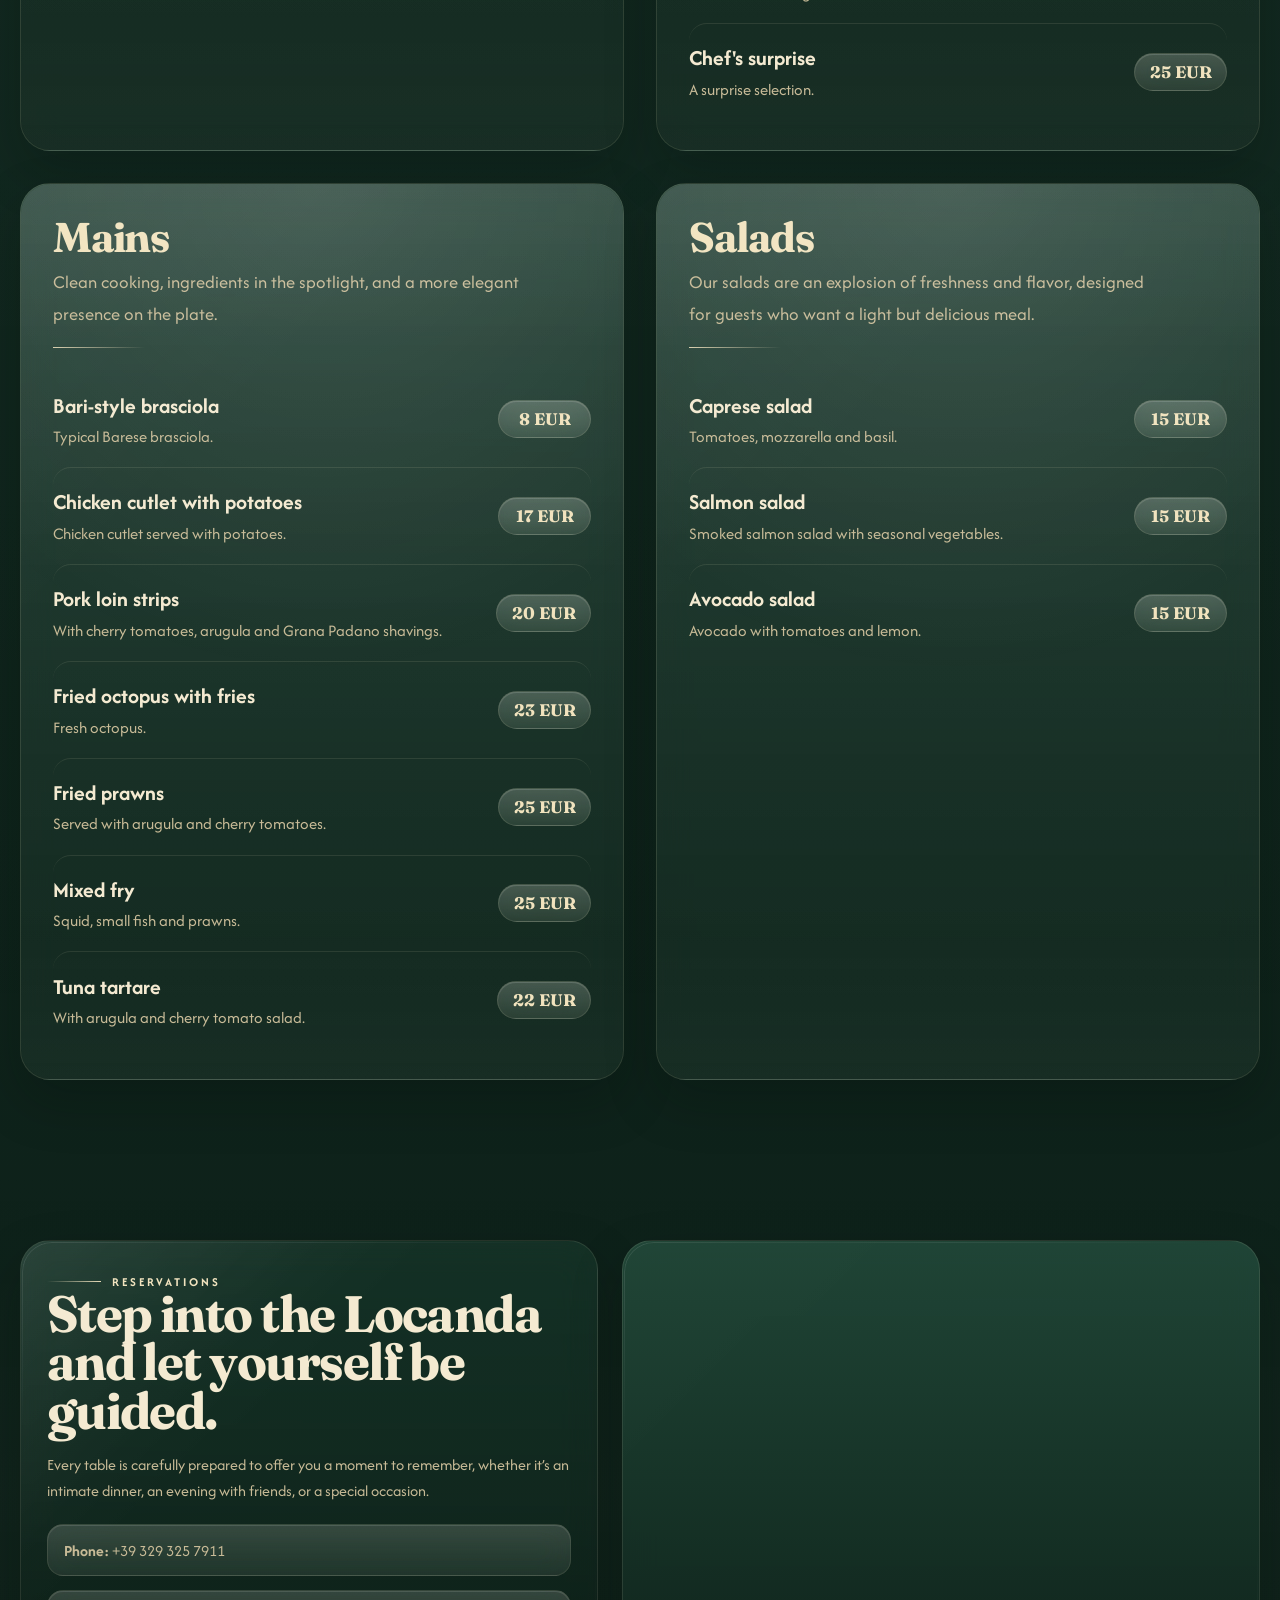
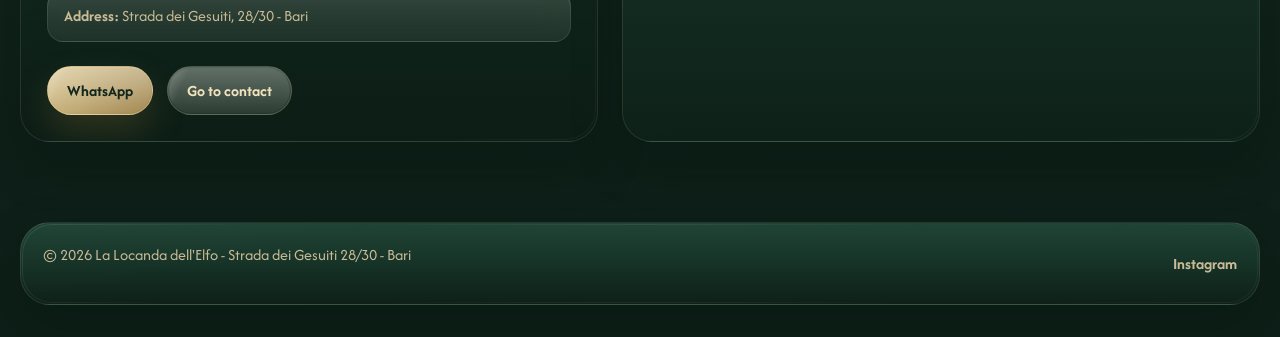
<file: menu-en.html>
<!doctype html>
<html lang="en">
<head>
  <meta charset="utf-8">
  <meta name="viewport" content="width=device-width, initial-scale=1">
  <title>Menu | La Locanda dell'Elfo</title>
  <meta name="description" content="Discover the menu of La Locanda dell'Elfo: starters, pasta, mains and desserts inspired by Apulian tradition.">
  <link rel="icon" href="assets/icons/favicon.svg" type="image/svg+xml">
  <link rel="preconnect" href="https://fonts.googleapis.com">
  <link rel="preconnect" href="https://fonts.gstatic.com" crossorigin>
  <link href="https://fonts.googleapis.com/css2?family=Afacad:ital,wght@0,400..700;1,400..700&family=Fraunces:opsz,wght@9..144,300..900&display=swap" rel="stylesheet">
  <link rel="stylesheet" href="assets/css/style.css">
</head>
<body>
  <a class="skip-link" href="#content">Skip to content</a>

  <header class="site-header" role="banner">
    <div class="container header-inner">
      <a class="brand" href="index-en.html" aria-label="La Locanda dell'Elfo home">
        <img class="brand-logo" src="assets/img/logo.jpg" alt="La Locanda dell'Elfo logo" width="48" height="48">
        <span class="brand-name">La Locanda dell'Elfo</span>
      </a>

      <button class="nav-toggle" aria-controls="nav" aria-expanded="false" aria-label="Open menu" data-label-open="Open menu" data-label-close="Close menu">
        <span class="bar"></span>
        <span class="bar"></span>
        <span class="bar"></span>
      </button>

      <nav id="nav" class="nav" aria-label="Main navigation">
        <ul>
          <li><a href="index-en.html">Home</a></li>
          <li><a href="#booking">Book</a></li>
        </ul>
      </nav>

      <a class="lang-switch menu-link is-active is-disabled" href="#menu" aria-disabled="true" tabindex="-1">Menu</a>
      <a class="lang-switch" href="menu.html" aria-label="Passa alla versione italiana">IT</a>
    </div>
  </header>

  <main id="content">


    <section id="menu" class="section">
      <div class="container">
        <header class="section-head center reveal">
          <span class="eyebrow">Categories</span>

<h2>Starters, first courses, main courses...</h2>
<p class="lead menu-section-intro">Our menu.</p>

        </header>

        <div class="menu-grid" id="menuGrid"></div>
      </div>
    </section>

    <section id="booking" class="section">
      <div class="container reservation-grid">
        <div class="surface-panel reservation-panel reveal">
          <span class="eyebrow">Reservations</span>

<h2>Step into the Locanda and let yourself be guided.</h2>
<p>Every table is carefully prepared to offer you a moment to remember, whether it’s an intimate dinner, an evening with friends, or a special occasion.</p>

          <div class="reservation-notes">
            <div><strong>Phone:</strong> +39 329 325 7911</div>
            <div><strong>Address:</strong> Strada dei Gesuiti, 28/30 - Bari</div>
          </div>
          <div class="cta-row">
            <a class="btn btn-primary" href="https://wa.me/393293257911" target="_blank" rel="noopener">WhatsApp</a>
            <a class="btn btn-secondary" href="index-en.html#contact">Go to contact</a>
          </div>
        </div>

        <div class="map-card reveal-img delay-1">
          <iframe title="Map to La Locanda dell'Elfo" loading="lazy" referrerpolicy="no-referrer-when-downgrade" src="https://www.google.com/maps?q=Strada%20dei%20Gesuiti%2028%20Bari&output=embed" allowfullscreen></iframe>
        </div>
      </div>
    </section>
  </main>

  <footer class="site-footer" role="contentinfo">
    <div class="container footer-inner">
      <p>&copy; <span id="year"></span> La Locanda dell'Elfo - Strada dei Gesuiti 28/30 - Bari</p>
      <ul class="social">
        <li><a href="https://instagram.com/lalocandadellelfo" target="_blank" rel="noopener">Instagram</a></li>
      </ul>
    </div>
  </footer>

  <script src="assets/js/main.js"></script>
  <script>
    (function () {
      const menuData = [
        {
          title: "Starters & specials",
          subtitle: "Small beginnings from sea and land, designed to open the table with lightness and character.",
          items: [
            { name: "Barese starter", description: "Warm bread, ripe tomato, extra virgin olive oil and a fresh Mediterranean touch.", price: "22 EUR" },
            { name: "Bruschette + charcuterie board", description: "Bruschette paired with a board of local cured meats and cheeses.", price: "20 EUR" },
            { name: "4 typical Bari appetizers", description: "Potatoes with mussels, orecchiette with brasciola, orecchiette with turnip greens, and spaghetti all'assassina.", price: "50 EUR" }
          ]
        },
        {
          title: "Pasta",
          subtitle: "The most identity-driven part of the menu: fresh pasta, seafood, texture, and Bari tradition.",
          items: [
            { name: "Orecchiette with turnip greens", description: "Gentle bitterness, anchovy, and a recognizably Apulian gesture.", price: "15 EUR" },
            { name: "Orecchiette with turnip greens and stracciatella", description: "Gentle bitterness, anchovy, and soft stracciatella.", price: "17 EUR" },
            { name: "Orecchiette with brasciola", description: "House-made pasta.", price: "18 EUR" },
            { name: "Orecchiette with ragù", description: "House-made pasta.", price: "12 EUR" },
            { name: "Spaghetti all'Assassina", description: "Crunchy, intense, dark at just the right point, with the signature pan finish.", price: "15 EUR" },
            { name: "Spaghetti alla Carbonara", description: "House-made pasta.", price: "15 EUR" },
            { name: "Gnocchetti with pesto", description: "Fresh pasta with bright green pesto.", price: "16 EUR" },
            { name: "Paccheri with prawn cream", description: "Fresh pasta with a creamy prawn sauce.", price: "23 EUR" },
            { name: "Cavatelli Ba'Vincenzo", description: "Shrimp and gorgonzola.", price: "20 EUR" },
            { name: "Tagliatelle with scampi", description: "Scampi.", price: "25 EUR" },
            { name: "Baked lasagna", description: "House-made lasagna.", price: "10 EUR" },
            { name: "Chef's surprise", description: "A surprise selection.", price: "25 EUR" }
          ]
        },
        {
          title: "Mains",
          subtitle: "Clean cooking, ingredients in the spotlight, and a more elegant presence on the plate.",
          items: [
            { name: "Bari-style brasciola", description: "Typical Barese brasciola.", price: "8 EUR" },
            { name: "Chicken cutlet with potatoes", description: "Chicken cutlet served with potatoes.", price: "17 EUR" },
            { name: "Pork loin strips", description: "With cherry tomatoes, arugula and Grana Padano shavings.", price: "20 EUR" },
            { name: "Fried octopus with fries", description: "Fresh octopus.", price: "23 EUR" },
            { name: "Fried prawns", description: "Served with arugula and cherry tomatoes.", price: "25 EUR" },
            { name: "Mixed fry", description: "Squid, small fish and prawns.", price: "25 EUR" },
            { name: "Tuna tartare", description: "With arugula and cherry tomato salad.", price: "22 EUR" }
          ]
        },
        {
          title: "Salads",
          subtitle: "Our salads are an explosion of freshness and flavor, designed for guests who want a light but delicious meal.",
          items: [
            { name: "Caprese salad", description: "Tomatoes, mozzarella and basil.", price: "15 EUR" },
            { name: "Salmon salad", description: "Smoked salmon salad with seasonal vegetables.", price: "15 EUR" },
            { name: "Avocado salad", description: "Avocado with tomatoes and lemon.", price: "15 EUR" }
          ]
        }
      ];

      const grid = document.getElementById("menuGrid");
      if (!grid) return;

      menuData.forEach((section, sectionIndex) => {
        const article = document.createElement("article");
        article.className = "menu-card reveal";
        article.style.transitionDelay = `${sectionIndex * 120}ms`;

        const header = document.createElement("div");
        header.className = "menu-card-header";

        const title = document.createElement("h3");
        title.className = "menu-title";
        title.textContent = section.title;

        const subtitle = document.createElement("p");
        subtitle.className = "menu-subtitle";
        subtitle.textContent = section.subtitle;

        const list = document.createElement("dl");
        list.className = "menu-list";

        section.items.forEach((item) => {
          const row = document.createElement("div");
          row.className = "menu-row reveal";

          const dt = document.createElement("dt");
          const strong = document.createElement("strong");
          strong.textContent = item.name;
          const span = document.createElement("span");
          span.textContent = item.description;
          dt.appendChild(strong);
          dt.appendChild(span);

          const dd = document.createElement("dd");
          dd.className = "price";
          dd.textContent = item.price;

          row.appendChild(dt);
          row.appendChild(dd);
          list.appendChild(row);
        });

        header.appendChild(title);
        header.appendChild(subtitle);
        article.appendChild(header);
        article.appendChild(list);
        grid.appendChild(article);
      });

      if (window.__codexObserveReveals) {
        window.__codexObserveReveals(grid);
      }
    })();
  </script>
</body>
</html>
</file>
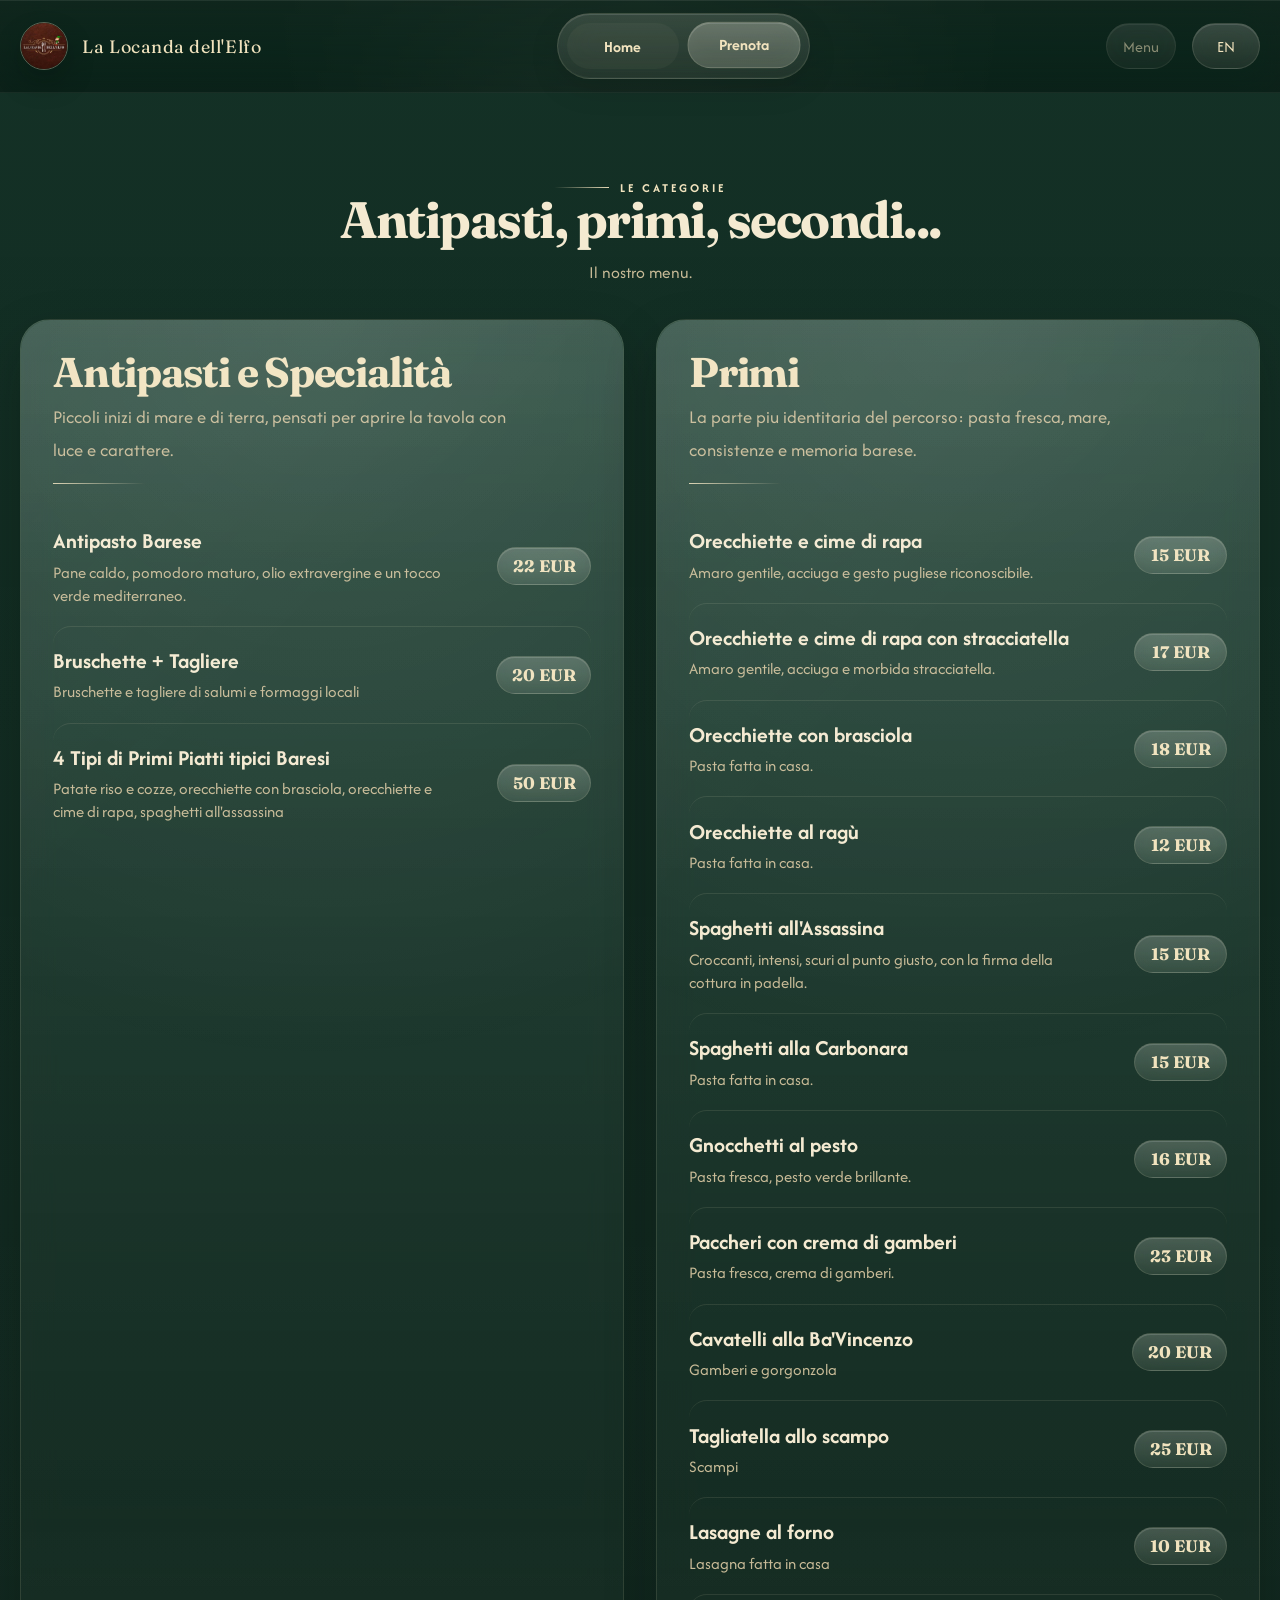
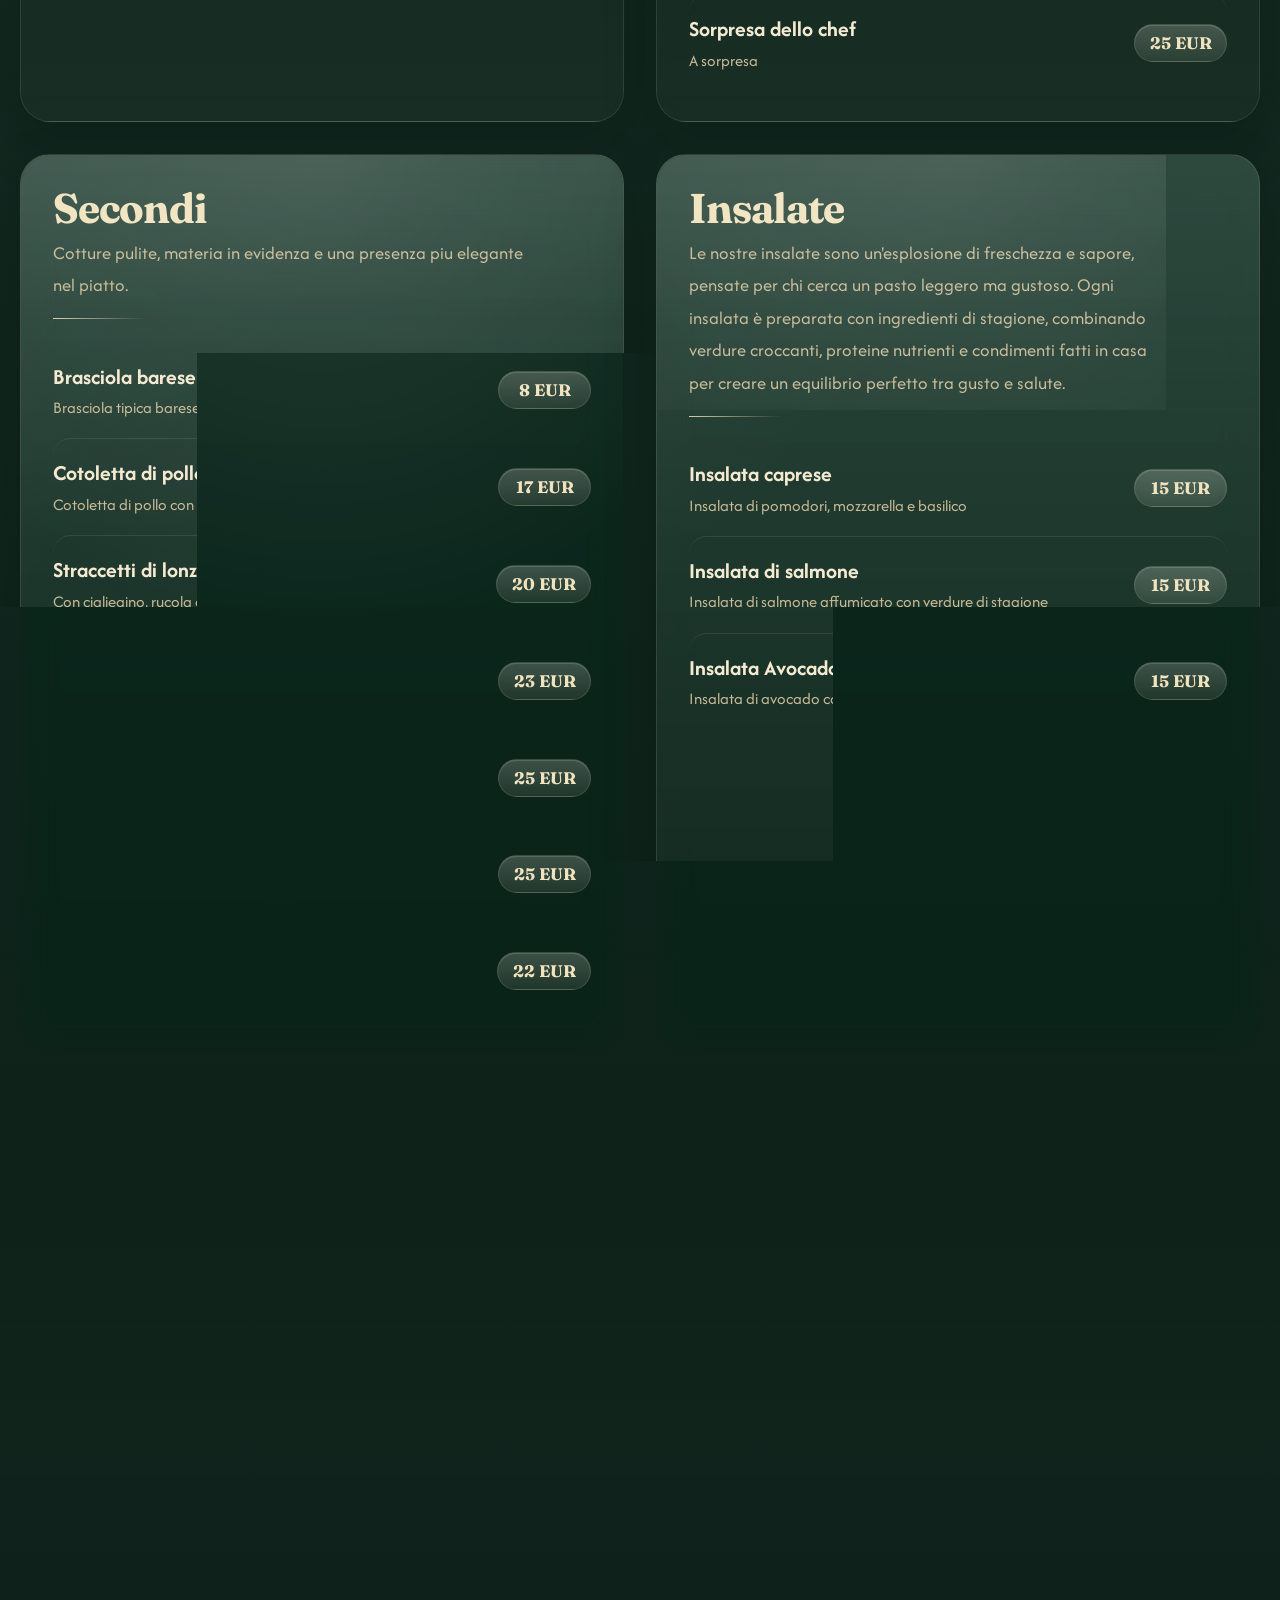
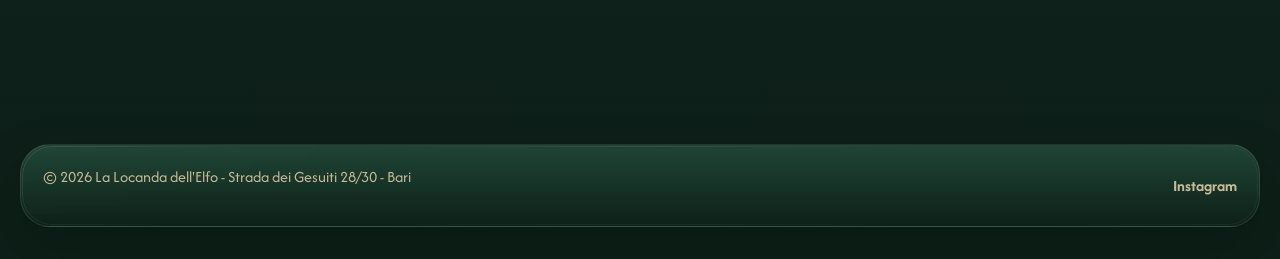
<file: menu.html>
<!doctype html>
<html lang="it">
<head>
  <meta charset="utf-8">
  <meta name="viewport" content="width=device-width, initial-scale=1">
  <title>Menu | La Locanda dell'Elfo</title>
  <meta name="description" content="Scopri il menu della Locanda dell'Elfo: antipasti, primi, secondi e dolci ispirati alla tradizione pugliese.">
  <link rel="icon" href="assets/icons/favicon.svg" type="image/svg+xml">
  <link rel="preconnect" href="https://fonts.googleapis.com">
  <link rel="preconnect" href="https://fonts.gstatic.com" crossorigin>
  <link href="https://fonts.googleapis.com/css2?family=Afacad:ital,wght@0,400..700;1,400..700&family=Fraunces:opsz,wght@9..144,300..900&display=swap" rel="stylesheet">
  <link rel="stylesheet" href="assets/css/style.css">
</head>
<body>
  <a class="skip-link" href="#contenuto">Salta al contenuto</a>

  <header class="site-header" role="banner">
    <div class="container header-inner">
      <a class="brand" href="index.html" aria-label="La Locanda dell'Elfo home">
        <img class="brand-logo" src="assets/img/logo.jpg" alt="Logo La Locanda dell'Elfo" width="48" height="48">
        <span class="brand-name">La Locanda dell'Elfo</span>
      </a>

      <button class="nav-toggle" aria-controls="nav" aria-expanded="false" aria-label="Apri menu" data-label-open="Apri menu" data-label-close="Chiudi menu">
        <span class="bar"></span>
        <span class="bar"></span>
        <span class="bar"></span>
      </button>

      <nav id="nav" class="nav" aria-label="Navigazione principale">
        <ul>
          <li><a href="index.html">Home</a></li>
          <li><a href="#prenotazioni">Prenota</a></li>
        </ul>
      </nav>

      <a class="lang-switch menu-link is-active is-disabled" href="#menu" aria-disabled="true" tabindex="-1">Menu</a>
      <a class="lang-switch" href="menu-en.html" aria-label="Switch to English">EN</a>
    </div>
  </header>

  <main id="contenuto">

    <section id="menu" class="section">
      <div class="container">
        <header class="section-head center reveal">
          <span class="eyebrow">Le categorie</span>
          <h2>Antipasti, primi, secondi...</h2>
          <p class="lead menu-section-intro">Il nostro menu.</p>
        </header>

        <div class="menu-grid" id="menuGrid"></div>
      </div>
    </section>

    <section id="prenotazioni" class="section">
      <div class="container reservation-grid">
        <div class="surface-panel reservation-panel reveal">
          <span class="eyebrow">Prenotazioni</span>
          <h2>Entra nella Locanda e lasciati guidare.</h2>
          <p>Ogni tavolo è preparato con attenzione per offrirti un momento da ricordare, che sia una cena intima, una serata tra amici o un’occasione speciale.</p>
          <div class="reservation-notes">
            <div><strong>Telefono:</strong> +39 329 325 7911</div>
            <div><strong>Indirizzo:</strong> Strada dei Gesuiti, 28/30 - Bari</div>
          </div>
          <div class="cta-row">
            <a class="btn btn-primary" href="https://wa.me/393293257911" target="_blank" rel="noopener">WhatsApp</a>
            <a class="btn btn-secondary" href="index.html#contatti">Vai ai contatti</a>
          </div>
        </div>

        <div class="map-card reveal-img delay-1">
          <iframe title="Mappa La Locanda dell'Elfo" loading="lazy" referrerpolicy="no-referrer-when-downgrade" src="https://www.google.com/maps?q=Strada%20dei%20Gesuiti%2028%20Bari&output=embed" allowfullscreen></iframe>
        </div>
      </div>
    </section>
  </main>

  <footer class="site-footer" role="contentinfo">
    <div class="container footer-inner">
      <p>&copy; <span id="year"></span> La Locanda dell'Elfo - Strada dei Gesuiti 28/30 - Bari</p>
      <ul class="social">
        <li><a href="https://instagram.com/lalocandadellelfo" target="_blank" rel="noopener">Instagram</a></li>
      </ul>
    </div>
  </footer>

  <script src="assets/js/main.js"></script>
  <script>
    (function () {
      const menuData = [
        {
          title: "Antipasti e Specialità",
          subtitle: "Piccoli inizi di mare e di terra, pensati per aprire la tavola con luce e carattere.",
          items: [
            { name: "Antipasto Barese", description: "Pane caldo, pomodoro maturo, olio extravergine e un tocco verde mediterraneo.", price: "22 EUR" },
             { name: "Bruschette + Tagliere", description: "Bruschette e tagliere di salumi  e formaggi locali", price: "20 EUR" } ,
             { name: "4 Tipi di Primi Piatti tipici Baresi", description: "Patate riso e cozze, orecchiette con brasciola, orecchiette e cime di rapa, spaghetti all'assassina", price: "50 EUR" } 
          ]
        },
        {
          title: "Primi",
          subtitle: "La parte piu identitaria del percorso: pasta fresca, mare, consistenze e memoria barese.",
          items: [
            { name: "Orecchiette e cime di rapa", description: "Amaro gentile, acciuga e gesto pugliese riconoscibile.", price: "15 EUR" },
            { name: "Orecchiette e cime di rapa con stracciatella", description: "Amaro gentile, acciuga e morbida stracciatella.", price: "17 EUR" },
            { name: "Orecchiette con brasciola", description: "Pasta fatta in casa.", price: "18 EUR" },
            { name: "Orecchiette al ragù", description: "Pasta fatta in casa.", price: "12 EUR" },
            { name: "Spaghetti all'Assassina", description: "Croccanti, intensi, scuri al punto giusto, con la firma della cottura in padella.", price: "15 EUR" },
            { name: "Spaghetti alla Carbonara", description: "Pasta fatta in casa.", price: "15 EUR" },
            { name: "Gnocchetti al pesto ", description: "Pasta fresca, pesto verde brillante.", price: "16 EUR" } ,
            { name: "Paccheri con crema di gamberi", description: "Pasta fresca, crema di gamberi.", price: "23 EUR" } ,
            { name: "Cavatelli alla Ba'Vincenzo", description: "Gamberi e gorgonzola", price: "20 EUR" },
            { name: "Tagliatella allo scampo", description: "Scampi", price: "25 EUR" } ,
            { name: "Lasagne al forno", description: "Lasagna fatta in casa", price: "10 EUR" } ,
            { name: "Sorpresa dello chef", description: "A sorpresa", price: "25 EUR" } 
        ]
        },
        {
          title: "Secondi",
          subtitle: "Cotture pulite, materia in evidenza e una presenza piu elegante nel piatto.",
          items: [
            { name: "Brasciola barese", description: "Brasciola tipica barese", price: "8 EUR" },
            { name: "Cotoletta di pollo con patate", description: "Cotoletta di pollo con patate", price: "17 EUR" },
            { name: "Straccetti di lonza", description: "Con cigliegino, rucola e scaglie di grana.", price: "20 EUR" },
            { name: "Polpo fritto con patatine", description: "Polpo fresco", price: "23 EUR" },
            { name: "Gamberi fritti", description: "Con rucola e pomodorini", price: "25 EUR" },
            { name: "Frittura mista", description: "Calamari, paranza e gamberetti", price: "25 EUR" },
             { name: "Tartare di tonno", description: "Con insalata di rucola e pomodorini", price: "22 EUR" }
          ]
        },
        {
          title: "Insalate",
          subtitle: "Le nostre insalate sono un'esplosione di freschezza e sapore, pensate per chi cerca un pasto leggero ma gustoso. Ogni insalata è preparata con ingredienti di stagione, combinando verdure croccanti, proteine nutrienti e condimenti fatti in casa per creare un equilibrio perfetto tra gusto e salute.",
          items: [
            { name: "Insalata caprese", description: "Insalata di pomodori, mozzarella e basilico", price: "15 EUR" },
            { name: "Insalata di salmone", description: "Insalata di salmone affumicato con verdure di stagione", price: "15 EUR" },
            { name: "Insalata Avocado", description: "Insalata di avocado con pomodori e limone", price: "15 EUR" }
          ]
        }
      ];

      const grid = document.getElementById("menuGrid");
      if (!grid) return;

      menuData.forEach((section, sectionIndex) => {
        const article = document.createElement("article");
        article.className = "menu-card reveal";
        article.style.transitionDelay = `${sectionIndex * 120}ms`;

        const header = document.createElement("div");
        header.className = "menu-card-header";

        const title = document.createElement("h3");
        title.className = "menu-title";
        title.textContent = section.title;

        const subtitle = document.createElement("p");
        subtitle.className = "menu-subtitle";
        subtitle.textContent = section.subtitle;

        const list = document.createElement("dl");
        list.className = "menu-list";

        section.items.forEach((item) => {
          const row = document.createElement("div");
          row.className = "menu-row reveal";

          const dt = document.createElement("dt");
          const strong = document.createElement("strong");
          strong.textContent = item.name;
          const span = document.createElement("span");
          span.textContent = item.description;
          dt.appendChild(strong);
          dt.appendChild(span);

          const dd = document.createElement("dd");
          dd.className = "price";
          dd.textContent = item.price;

          row.appendChild(dt);
          row.appendChild(dd);
          list.appendChild(row);
        });

        header.appendChild(title);
        header.appendChild(subtitle);
        article.appendChild(header);
        article.appendChild(list);
        grid.appendChild(article);
      });

      if (window.__codexObserveReveals) {
        window.__codexObserveReveals(grid);
      }
    })();
  </script>
</body>
</html>
</file>
<file: assets/css/style.css>
:root {
  --bg: #0d221a;
  --bg-deep: #08150f;
  --surface: rgba(28, 58, 46, 0.9);
  --surface-2: rgba(34, 70, 55, 0.92);
  --surface-3: rgba(42, 80, 63, 0.94);
  --surface-soft: rgba(25, 52, 41, 0.82);
  --surface-contrast: #214b3b;
  --text: #f4ead1;
  --text-soft: #dbcfae;
  --muted: #c8bb97;
  --accent: #caa86a;
  --accent-soft: #f1e3be;
  --line: rgba(237, 226, 198, 0.12);
  --line-strong: rgba(237, 226, 198, 0.2);
  --shadow-lg: 0 34px 80px rgba(2, 11, 8, 0.5);
  --shadow-md: 0 22px 54px rgba(2, 11, 8, 0.34);
  --shadow-sm: 0 14px 28px rgba(2, 11, 8, 0.24);
  --radius-xl: 30px;
  --radius-lg: 22px;
  --radius-md: 16px;
  --radius-sm: 12px;
  --header-height: 92px;
  --header-height-shrink: 76px;
  --container: 1240px;
  --glass-bg: linear-gradient(180deg, rgba(255, 255, 255, 0.14), rgba(255, 255, 255, 0.04));
  --glass-strong: linear-gradient(180deg, rgba(255, 255, 255, 0.2), rgba(255, 255, 255, 0.07));
  --glass-stroke: rgba(255, 245, 220, 0.18);
  --glass-highlight: rgba(255, 255, 255, 0.28);
  --glass-shadow: 0 22px 52px rgba(2, 11, 8, 0.24);
  --glass-shadow-hover: 0 28px 64px rgba(2, 11, 8, 0.32);
  --glass-blur: blur(22px) saturate(150%);
}

* {
  box-sizing: border-box;
}

html {
  scroll-behavior: smooth;
}

html,
body {
  margin: 0;
  padding: 0;
  overflow-x: hidden;
}

body {
  min-height: 100vh;
  font-family: "Afacad", sans-serif;
  color: var(--text);
  background:
    radial-gradient(circle at 15% 10%, rgba(199, 164, 104, 0.12), transparent 0 22rem),
    radial-gradient(circle at 82% 14%, rgba(111, 149, 126, 0.12), transparent 0 18rem),
    radial-gradient(circle at 50% 120%, rgba(216, 182, 132, 0.08), transparent 0 22rem),
    linear-gradient(180deg, #143126 0%, #10281f 35%, #0d1f18 100%);
  padding-top: var(--header-height);
}

body::before,
body::after {
  content: "";
  position: fixed;
  inset: 0;
  pointer-events: none;
}

body::before {
  opacity: 0.16;
  background:
    linear-gradient(rgba(255, 255, 255, 0.03) 1px, transparent 1px),
    linear-gradient(90deg, rgba(255, 255, 255, 0.02) 1px, transparent 1px);
  background-size: 34px 34px;
  mask-image: linear-gradient(180deg, black 0%, rgba(0, 0, 0, 0.35) 65%, transparent 100%);
}

body::after {
  opacity: 0.1;
  background:
    radial-gradient(circle at 20% 30%, rgba(255, 232, 188, 0.28), transparent 0 0.25rem),
    radial-gradient(circle at 76% 72%, rgba(255, 232, 188, 0.22), transparent 0 0.2rem);
  background-size: 320px 320px, 260px 260px;
}

img {
  display: block;
  max-width: 100%;
  height: auto;
}

a {
  color: inherit;
}

.container {
  width: min(calc(100% - 2rem), var(--container));
  margin-inline: auto;
}

.skip-link {
  position: absolute;
  left: -999px;
  top: auto;
}

.skip-link:focus {
  left: 1rem;
  top: 1rem;
  z-index: 999;
  padding: 0.75rem 1rem;
  border-radius: 999px;
  background: var(--accent-soft);
  color: var(--bg-deep);
}

.brand-name,
h1,
h2,
h3,
h4,
.menu-title,
.stat-value,
.quote-mark,
.price {
  font-family: "Fraunces", serif;
}

h1,
h2,
h3,
h4,
p,
dl {
  margin-top: 0;
}

p {
  line-height: 1.68;
}

.section {
  position: relative;
  padding: 5rem 0;
}

.section::before {
  content: "";
  position: absolute;
  inset: 0;
  pointer-events: none;
  background: linear-gradient(180deg, transparent, rgba(255, 255, 255, 0.015), transparent);
}

.section-head {
  margin-bottom: 2rem;
}

.section-head h2 {
  font-size: clamp(2.2rem, 4vw, 4.1rem);
  line-height: 0.95;
  letter-spacing: -0.03em;
  margin-bottom: 0.85rem;
}

.section-head .lead {
  max-width: 46rem;
  color: var(--muted);
  font-size: 1.08rem;
}

.center {
  text-align: center;
  margin-inline: auto;
}

.center .lead {
  margin-inline: auto;
}

.eyebrow {
  display: inline-flex;
  align-items: center;
  gap: 0.7rem;
  color: var(--accent-soft);
  letter-spacing: 0.24em;
  text-transform: uppercase;
  font-size: 0.78rem;
  font-weight: 700;
}

.eyebrow::before {
  content: "";
  width: 3.4rem;
  height: 1px;
  background: linear-gradient(90deg, rgba(241, 227, 190, 0), rgba(241, 227, 190, 0.95));
}

.site-header {
  position: fixed;
  inset: 0 0 auto;
  z-index: 999;
  background:
    linear-gradient(180deg, rgba(16, 35, 27, 0.78), rgba(9, 22, 17, 0.58)),
    radial-gradient(circle at top center, rgba(255, 247, 225, 0.12), transparent 58%);
  backdrop-filter: var(--glass-blur);
  border-bottom: 1px solid rgba(255, 255, 255, 0.04);
  box-shadow: inset 0 1px 0 rgba(255, 255, 255, 0.08);
  transition: background 0.3s ease, border-color 0.3s ease, box-shadow 0.3s ease, backdrop-filter 0.3s ease;
}

.site-header.is-shrink {
  background:
    linear-gradient(180deg, rgba(10, 24, 18, 0.9), rgba(7, 19, 14, 0.8)),
    radial-gradient(circle at top center, rgba(255, 247, 225, 0.08), transparent 60%);
  border-bottom-color: rgba(255, 245, 220, 0.12);
  box-shadow: 0 12px 24px rgba(0, 0, 0, 0.22), inset 0 1px 0 rgba(255, 255, 255, 0.08);
}

.header-inner {
  display: flex;
  align-items: center;
  gap: 1rem;
  min-height: var(--header-height);
  transition: min-height 0.25s ease;
}

.site-header.is-shrink .header-inner {
  min-height: var(--header-height-shrink);
}

.brand {
  display: inline-flex;
  align-items: center;
  gap: 0.9rem;
  min-width: 0;
  text-decoration: none;
}

.brand-logo {
  width: 3rem;
  height: 3rem;
  object-fit: cover;
  border-radius: 50%;
  border: 1px solid rgba(248, 237, 204, 0.32);
  box-shadow: var(--shadow-sm);
}

.brand-name {
  font-size: 1.12rem;
  color: var(--accent-soft);
  letter-spacing: 0.03em;
}

.nav {
  margin-left: auto;
}

.nav ul {
  display: flex;
  align-items: center;
  gap: 0.4rem;
  list-style: none;
  padding: 0.45rem;
  margin: 0;
  border-radius: 999px;
  background:
    linear-gradient(180deg, rgba(255, 255, 255, 0.12), rgba(255, 255, 255, 0.04)),
    rgba(245, 232, 199, 0.03);
  border: 1px solid rgba(245, 232, 199, 0.12);
  box-shadow:
    inset 0 1px 0 rgba(255, 255, 255, 0.12),
    inset 0 -1px 0 rgba(255, 255, 255, 0.03),
    0 10px 30px rgba(0, 0, 0, 0.12);
  backdrop-filter: blur(18px) saturate(130%);
}

.nav a,
.lang-switch {
  display: inline-flex;
  align-items: center;
  justify-content: center;
  min-height: 2.85rem;
  padding: 0.65rem 1rem;
  border-radius: 999px;
  text-decoration: none;
  position: relative;
  overflow: hidden;
  transition: background 0.25s ease, color 0.25s ease, transform 0.25s ease, border-color 0.25s ease, box-shadow 0.25s ease;
}

.nav a {
  color: var(--accent-soft);
  font-weight: 700;
  background: rgba(245, 232, 199, 0.04);
  border: 1px solid transparent;
}

.nav a:hover,
.nav a:focus-visible,
.nav a.is-active,
.lang-switch:hover,
.lang-switch:focus-visible {
  background:
    linear-gradient(180deg, rgba(255, 255, 255, 0.14), rgba(255, 255, 255, 0.06)),
    rgba(245, 232, 199, 0.1);
  color: var(--accent-soft);
  transform: translateY(-1px) scale(1.01);
  box-shadow:
    inset 0 1px 0 rgba(255, 255, 255, 0.16),
    0 12px 22px rgba(0, 0, 0, 0.12);
}

.nav a.is-active {
  background:
    linear-gradient(180deg, rgba(255, 255, 255, 0.18), rgba(255, 255, 255, 0.08)),
    rgba(245, 232, 199, 0.1);
  border-color: rgba(255, 245, 220, 0.14);
  box-shadow:
    inset 0 1px 0 rgba(255, 255, 255, 0.16),
    inset 0 -8px 18px rgba(255, 255, 255, 0.03);
}

.lang-switch.is-disabled {
  opacity: 0.56;
  pointer-events: none;
  cursor: default;
}

.lang-switch {
  margin-left: 0.35rem;
  min-width: 4.25rem;
  border: 1px solid rgba(255, 245, 220, 0.12);
  background:
    linear-gradient(180deg, rgba(255, 255, 255, 0.14), rgba(255, 255, 255, 0.04)),
    rgba(245, 232, 199, 0.05);
  color: var(--accent-soft);
  box-shadow: inset 0 1px 0 rgba(255, 255, 255, 0.12);
  backdrop-filter: blur(16px) saturate(130%);
}

.menu-link {
  text-decoration: none;
}

@media (min-width: 861px) {
  .header-inner {
    display: grid;
    grid-template-columns: max-content 1fr max-content max-content;
    align-items: center;
  }

  .nav {
    margin-left: 0;
    justify-self: center;
  }

  .nav ul {
    justify-content: center;
    gap: 0.6rem;
    padding: 0.55rem;
    min-width: min(100%, 44rem);
  }

  .nav a {
    min-width: 7rem;
  }

  .lang-switch {
    justify-self: end;
    margin-left: 0;
  }

  .menu-link {
    justify-self: end;
    margin-left: 0;
  }
}

.nav-toggle {
  display: none;
  margin-left: auto;
  width: 3rem;
  height: 3rem;
  min-width: 3rem;
  min-height: 3rem;
  padding: 0;
  flex: 0 0 3rem;
  border: 1px solid rgba(255, 245, 220, 0.12);
  border-radius: 999px;
  background:
    linear-gradient(180deg, rgba(255, 255, 255, 0.14), rgba(255, 255, 255, 0.04)),
    rgba(245, 232, 199, 0.04);
  box-shadow: inset 0 1px 0 rgba(255, 255, 255, 0.12);
  backdrop-filter: blur(16px) saturate(140%);
  cursor: pointer;
  appearance: none;
}

.nav-toggle .bar {
  display: block;
  width: 1.2rem;
  height: 2px;
  margin: 0.24rem auto;
  background: var(--accent-soft);
  transition: transform 0.22s ease, opacity 0.22s ease;
}

.nav-toggle.open .bar:nth-child(1) {
  transform: translateY(6px) rotate(45deg);
}

.nav-toggle.open .bar:nth-child(2) {
  opacity: 0;
}

.nav-toggle.open .bar:nth-child(3) {
  transform: translateY(-6px) rotate(-45deg);
}

.hero {
  padding: 2.5rem 0 2rem;
}

.hero-shell,
.showcase-grid,
.story-grid,
.contact-grid,
.reservation-grid,
.menu-hero-shell,
.ct-wrap,
.menu-showcase {
  display: grid;
  gap: 1.5rem;
}

.hero-shell {
  grid-template-columns: minmax(0, 1.2fr) minmax(340px, 0.8fr);
  align-items: stretch;
}

.hero-copy,
.hero-card,
.surface-panel,
.gallery-card,
.dish-card,
.menu-card,
.contact-card,
.map-card,
.footer-inner,
.menu-hero-copy,
.menu-hero-visual {
  position: relative;
  background:
    linear-gradient(180deg, rgba(34, 72, 57, 0.92), rgba(14, 33, 25, 0.96)),
    linear-gradient(135deg, rgba(255, 255, 255, 0.05), transparent 45%);
  border: 1px solid rgba(249, 236, 202, 0.1);
  box-shadow: var(--glass-shadow);
  overflow: hidden;
  backdrop-filter: blur(18px) saturate(125%);
}

.hero-copy,
.surface-panel,
.contact-card,
.map-card,
.footer-inner,
.menu-card,
.menu-hero-copy,
.reservation-panel {
  border-radius: var(--radius-xl);
}

.hero-copy::before,
.surface-panel::before,
.menu-card::before,
.menu-hero-copy::before,
.contact-card::before {
  content: "";
  position: absolute;
  inset: 0;
  background:
    radial-gradient(circle at top right, rgba(242, 228, 188, 0.12), transparent 0 12rem),
    linear-gradient(135deg, rgba(255, 255, 255, 0.04), transparent 30%);
  pointer-events: none;
}

.hero-copy::after,
.surface-panel::after,
.menu-hero-copy::after,
.contact-card::after,
.reservation-panel::after,
.map-card::after,
.footer-inner::after {
  content: "";
  position: absolute;
  inset: 1px;
  border-radius: inherit;
  pointer-events: none;
  background:
    linear-gradient(135deg, rgba(255, 255, 255, 0.15), transparent 18% 82%, rgba(255, 255, 255, 0.08)),
    radial-gradient(circle at top, rgba(255, 255, 255, 0.1), transparent 48%);
  mask: linear-gradient(#000 0 0) content-box, linear-gradient(#000 0 0);
  mask-composite: exclude;
  padding: 1px;
  opacity: 0.78;
}

.hero-copy {
  padding: clamp(2rem, 4vw, 4.2rem);
}

.hero-copy h1 {
  max-width: 11ch;
  font-size: clamp(3.2rem, 8vw, 6.3rem);
  line-height: 0.9;
  letter-spacing: -0.04em;
  margin-bottom: 1rem;
}

.hero-copy .lead,
.story-copy p,
.note-card p,
.dish-card-content p,
.gallery-caption p,
.menu-subtitle,
.menu-row dt span,
.reservation-panel p,
.reservation-notes div,
.contact-card p,
.contact-card li,
.contact-card a,
.ct-desig,
.revx-meta,
.revx-link,
.footer-inner p,
.social a {
  color: var(--muted);
}

.hero-copy .lead {
  max-width: 34rem;
  font-size: 1.16rem;
  margin-bottom: 1.6rem;
}

.hero-note {
  display: inline-flex;
  align-items: center;
  gap: 0.5rem;
  margin-bottom: 1.1rem;
  padding: 0.6rem 0.9rem;
  border-radius: 999px;
  background:
    linear-gradient(180deg, rgba(255, 255, 255, 0.14), rgba(255, 255, 255, 0.05)),
    rgba(241, 227, 190, 0.04);
  border: 1px solid rgba(241, 227, 190, 0.14);
  color: var(--text-soft);
  box-shadow: inset 0 1px 0 rgba(255, 255, 255, 0.14);
  backdrop-filter: blur(16px) saturate(135%);
}

.hero-cta,
.cta-row {
  display: flex;
  flex-wrap: wrap;
  gap: 0.85rem;
}

.hero-cta {
  margin-bottom: 2rem;
}

.btn {
  display: inline-flex;
  align-items: center;
  justify-content: center;
  gap: 0.5rem;
  min-height: 3.1rem;
  padding: 0.8rem 1.2rem;
  border: 1px solid transparent;
  border-radius: 999px;
  font-weight: 800;
  text-decoration: none;
  position: relative;
  overflow: hidden;
  isolation: isolate;
  backdrop-filter: blur(18px) saturate(145%);
  transition: transform 0.22s ease, background 0.22s ease, border-color 0.22s ease, color 0.22s ease, box-shadow 0.22s ease;
}

.btn::before {
  content: "";
  position: absolute;
  inset: 1px;
  border-radius: inherit;
  z-index: -1;
  background: linear-gradient(180deg, rgba(255, 255, 255, 0.22), rgba(255, 255, 255, 0.04));
  opacity: 0.88;
}

.btn::after {
  content: "";
  position: absolute;
  top: 0;
  left: -35%;
  width: 45%;
  height: 100%;
  z-index: -1;
  background: linear-gradient(90deg, transparent, rgba(255, 255, 255, 0.28), transparent);
  transform: skewX(-24deg);
  transition: left 0.45s ease;
}

.btn:hover,
.btn:focus-visible {
  transform: translateY(-2px) scale(1.01);
  box-shadow: var(--glass-shadow-hover);
}

.btn:hover::after,
.btn:focus-visible::after {
  left: 105%;
}

.btn-primary {
  background:
    linear-gradient(180deg, rgba(255, 255, 255, 0.22), rgba(255, 255, 255, 0.06)),
    linear-gradient(135deg, rgba(231, 205, 141, 0.92), rgba(183, 143, 73, 0.82));
  border-color: rgba(255, 236, 184, 0.36);
  color: #13261d;
  box-shadow:
    inset 0 1px 0 rgba(255, 255, 255, 0.26),
    0 16px 34px rgba(160, 122, 55, 0.24);
}

.btn-primary:hover,
.btn-primary:focus-visible {
  background:
    linear-gradient(180deg, rgba(255, 255, 255, 0.26), rgba(255, 255, 255, 0.08)),
    linear-gradient(135deg, rgba(236, 214, 160, 0.96), rgba(195, 155, 87, 0.86));
}

.btn.btn-call {
  color: #234634;
}

.btn-secondary {
  background:
    linear-gradient(180deg, rgba(255, 255, 255, 0.14), rgba(255, 255, 255, 0.04)),
    rgba(241, 227, 190, 0.08);
  border-color: rgba(241, 227, 190, 0.2);
  color: var(--accent-soft);
  box-shadow: inset 0 1px 0 rgba(255, 255, 255, 0.14);
}

.btn-secondary:hover,
.btn-secondary:focus-visible {
  background:
    linear-gradient(180deg, rgba(255, 255, 255, 0.18), rgba(255, 255, 255, 0.06)),
    rgba(241, 227, 190, 0.12);
}

.btn-outline-green {
  background:
    linear-gradient(180deg, rgba(255, 255, 255, 0.14), rgba(255, 255, 255, 0.04)),
    rgba(241, 227, 190, 0.08);
  border-color: rgba(241, 227, 190, 0.2);
  color: var(--accent-soft);
  box-shadow: inset 0 1px 0 rgba(255, 255, 255, 0.14);
}

.hero-stats {
  display: grid;
  grid-template-columns: repeat(3, minmax(0, 1fr));
  gap: 0.9rem;
}

.stat {
  padding: 1rem 1.05rem;
  border-radius: var(--radius-md);
  background:
    linear-gradient(180deg, rgba(255, 255, 255, 0.12), rgba(255, 255, 255, 0.03)),
    rgba(245, 232, 199, 0.04);
  border: 1px solid rgba(245, 232, 199, 0.12);
  box-shadow: inset 0 1px 0 rgba(255, 255, 255, 0.12);
  backdrop-filter: blur(16px) saturate(135%);
}

.stat-value {
  display: block;
  margin-bottom: 0.2rem;
  font-size: 1.7rem;
  color: var(--accent-soft);
}

.stat-value a {
  text-decoration: none;
}

.stat-label {
  font-size: 0.95rem;
  color: var(--muted);
}

.hero-card,
.menu-hero-visual {
  border-radius: var(--radius-xl);
  min-height: 100%;
}

.hero-card img,
.menu-hero-visual img,
.story-main-image,
.dish-card img,
.gallery-card img {
  width: 100%;
  height: 100%;
  object-fit: cover;
  filter: saturate(0.9) contrast(1.04) brightness(0.9);
}

.hero-card img,
.story-main-image {
  min-height: 36rem;
}

.hero-card::after,
.menu-hero-visual::after,
.gallery-card::after,
.dish-card::after,
.story-visual::after {
  content: "";
  position: absolute;
  inset: 0;
  pointer-events: none;
  background:
    linear-gradient(180deg, rgba(7, 19, 14, 0.05) 0%, rgba(7, 19, 14, 0.12) 35%, rgba(7, 19, 14, 0.52) 100%),
    radial-gradient(circle at center, transparent 40%, rgba(7, 19, 14, 0.24) 100%);
}

.hero-card-badge,
.menu-hero-note,
.story-floating-card,
.gallery-caption {
  position: absolute;
  z-index: 1;
  border: 1px solid rgba(247, 236, 206, 0.12);
  box-shadow: var(--shadow-sm);
}

.hero-card-badge {
  left: 1.4rem;
  right: 1.4rem;
  bottom: 1.4rem;
  display: grid;
  gap: 0.4rem;
  padding: 1.2rem 1.25rem;
  border-radius: var(--radius-lg);
  background:
    linear-gradient(180deg, rgba(255, 255, 255, 0.14), rgba(255, 255, 255, 0.04)),
    rgba(10, 22, 17, 0.58);
  backdrop-filter: blur(18px) saturate(140%);
  box-shadow:
    inset 0 1px 0 rgba(255, 255, 255, 0.14),
    var(--shadow-sm);
}

.hero-card-badge strong,
.menu-hero-note strong {
  font-size: 1.16rem;
  color: var(--accent-soft);
}

.hero-card-badge span,
.menu-hero-note span,
.story-floating-card p {
  color: var(--text-soft);
}

.showcase-grid {
  grid-template-columns: minmax(0, 1.2fr) minmax(300px, 0.8fr);
}

.surface-panel {
  padding: clamp(1.5rem, 3vw, 2rem);
}

.food-slider {
  position: relative;
  overflow: hidden;
  border-radius: calc(var(--radius-xl) - 6px);
  min-height: 36rem;
  border: 1px solid rgba(247, 236, 206, 0.08);
}

.food-slider .slide {
  position: absolute;
  inset: 0;
  opacity: 0;
  transform: scale(1.04);
  transition: opacity 0.7s ease, transform 1.3s ease;
  background-size: cover;
  background-position: center;
  filter: saturate(0.88) contrast(1.04) brightness(0.92);
}

.food-slider .slide.active {
  opacity: 1;
  transform: scale(1);
}

.slide-overlay {
  position: absolute;
  inset: 0;
  display: flex;
  flex-direction: column;
  justify-content: flex-end;
  gap: 0.8rem;
  padding: 1.7rem;
  background: linear-gradient(180deg, rgba(6, 17, 12, 0.02), rgba(6, 17, 12, 0.78));
}

.slide-overlay h3 {
  max-width: 10ch;
  font-size: clamp(2rem, 3vw, 3.15rem);
  line-height: 0.94;
  margin-bottom: 0;
}

.showcase-notes {
  display: grid;
  gap: 1rem;
}

.note-card {
  min-height: 100%;
  border-radius: var(--radius-lg);
  background:
    linear-gradient(180deg, rgba(43, 83, 67, 0.36), rgba(17, 40, 31, 0.84)),
    var(--glass-bg);
}

.note-card h3 {
  font-size: 1.34rem;
  margin-bottom: 0.45rem;
}

.story-grid {
  grid-template-columns: minmax(0, 1.08fr) minmax(0, 0.92fr);
  align-items: center;
}

.story-visual {
  position: relative;
  min-height: 38rem;
  overflow: hidden;
  border-radius: var(--radius-xl);
}

.story-main-image {
  width: 100%;
  height: 100%;
  border-radius: var(--radius-xl);
  box-shadow: var(--shadow-lg);
}

.story-floating-card {
  right: 1.6rem;
  bottom: 1.6rem;
  width: min(20rem, 56%);
  padding: 1.15rem;
  border-radius: var(--radius-md);
  background:
    linear-gradient(180deg, rgba(255, 255, 255, 0.16), rgba(255, 255, 255, 0.04)),
    rgba(10, 23, 17, 0.56);
  backdrop-filter: blur(18px) saturate(140%);
  box-shadow:
    inset 0 1px 0 rgba(255, 255, 255, 0.14),
    var(--shadow-sm);
}

.story-visual::after {
  border-radius: var(--radius-xl);
}

.story-copy {
  padding-left: clamp(0rem, 2vw, 2rem);
}

.story-copy h2,
.reservation-panel h2 {
  font-size: clamp(2.3rem, 4vw, 4rem);
  line-height: 0.95;
  margin-bottom: 1rem;
  letter-spacing: -0.03em;
}

.signature-grid,
.gallery-grid,
.menu-grid {
  display: grid;
  gap: 1rem;
}

.signature-grid {
  grid-template-columns: repeat(3, minmax(0, 1fr));
}

.dish-card {
  border-radius: var(--radius-lg);
}

.dish-card img {
  height: 20rem;
}

.dish-card-content {
  position: relative;
  z-index: 1;
  padding: 1.3rem;
  background:
    linear-gradient(180deg, rgba(255, 255, 255, 0.14), rgba(255, 255, 255, 0.03)),
    linear-gradient(180deg, rgba(24, 52, 41, 0.82), rgba(14, 30, 23, 0.94));
  backdrop-filter: blur(16px) saturate(130%);
}

.dish-card-content h3 {
  font-size: 1.65rem;
  margin-bottom: 0.4rem;
}

.gallery-grid {
  grid-template-columns: 1.15fr 0.85fr 1fr;
  grid-auto-rows: 16rem;
}

.gallery-card {
  border-radius: var(--radius-lg);
}

.gallery-card img {
  transition: transform 0.55s ease, filter 0.55s ease;
}

.gallery-card:hover img {
  transform: scale(1.05);
  filter: saturate(0.96) contrast(1.06) brightness(0.95);
}

.gallery-card.large,
.gallery-card.tall {
  grid-row: span 2;
}

.gallery-caption {
  inset: auto 1rem 1rem 1rem;
  padding: 1rem 1.05rem;
  border-radius: var(--radius-md);
  background:
    linear-gradient(180deg, rgba(255, 255, 255, 0.16), rgba(255, 255, 255, 0.04)),
    rgba(9, 20, 16, 0.56);
  backdrop-filter: blur(18px) saturate(145%);
  box-shadow: inset 0 1px 0 rgba(255, 255, 255, 0.14);
}

.gallery-caption h3 {
  font-size: 1.28rem;
  margin-bottom: 0.25rem;
}

.ct-section .surface-panel {
  padding-bottom: clamp(1.5rem, 4vw, 2.4rem);
}

.revx-badge {
  display: inline-flex;
  align-items: center;
  gap: 0.7rem;
  margin-top: 0.7rem;
  padding: 0.8rem 1rem;
  border-radius: 999px;
  background:
    linear-gradient(180deg, rgba(255, 255, 255, 0.13), rgba(255, 255, 255, 0.04)),
    rgba(245, 232, 199, 0.05);
  border: 1px solid rgba(245, 232, 199, 0.13);
  box-shadow: inset 0 1px 0 rgba(255, 255, 255, 0.12);
  backdrop-filter: blur(16px) saturate(130%);
}

.revx-score,
.revx-link {
  color: var(--accent-soft);
}

.revx-link {
  text-decoration: none;
  font-weight: 700;
}

.ct-wrap {
  grid-template-columns: minmax(220px, 0.7fr) minmax(0, 1.3fr);
  align-items: center;
  gap: 2rem;
  margin-top: 2rem;
}

.ct-images {
  position: relative;
  width: min(100%, 18rem);
  aspect-ratio: 1;
  margin-inline: auto;
  perspective: 1000px;
}

.ct-img {
  position: absolute;
  inset: 0;
  width: 100%;
  height: 100%;
  object-fit: cover;
  border-radius: 50%;
  border: 8px solid rgba(246, 234, 201, 0.18);
  box-shadow: var(--shadow-lg);
  transition: all 0.7s cubic-bezier(0.4, 2, 0.3, 1);
}

.ct-content {
  position: relative;
  padding: 2rem;
  border-radius: var(--radius-lg);
  background:
    linear-gradient(180deg, rgba(255, 255, 255, 0.14), rgba(255, 255, 255, 0.04)),
    rgba(245, 232, 199, 0.04);
  border: 1px solid rgba(245, 232, 199, 0.12);
  box-shadow: inset 0 1px 0 rgba(255, 255, 255, 0.12);
  backdrop-filter: blur(18px) saturate(130%);
}

.quote-mark {
  position: absolute;
  top: 0.8rem;
  right: 1.3rem;
  line-height: 1;
  font-size: 5rem;
  color: rgba(241, 227, 190, 0.08);
}

.ct-name {
  font-size: 2rem;
  margin-bottom: 0.25rem;
  color: var(--accent-soft);
}

.ct-quote {
  margin-bottom: 0;
  font-size: 1.1rem;
  line-height: 1.75;
  white-space: pre-line;
}

@keyframes ctFade {
  from {
    opacity: 0;
    transform: translateY(12px);
  }

  to {
    opacity: 1;
    transform: translateY(0);
  }
}

.ct-arrows {
  display: flex;
  gap: 0.8rem;
  margin-top: 1.5rem;
}

.review-actions {
  display: flex;
  justify-content: center;
  flex-wrap: wrap;
  gap: 0.9rem;
  margin-top: 2rem;
}

.review-actions-start {
  justify-content: flex-start;
}

.google-profile-card,
.tripadvisor-profile-card {
  margin-top: 2rem;
  padding: 1.35rem;
  border-radius: var(--radius-lg);
  background:
    linear-gradient(180deg, rgba(255, 255, 255, 0.13), rgba(255, 255, 255, 0.04)),
    rgba(245, 232, 199, 0.04);
  border: 1px solid rgba(245, 232, 199, 0.12);
  box-shadow: inset 0 1px 0 rgba(255, 255, 255, 0.12);
  backdrop-filter: blur(18px) saturate(130%);
}

.ct-wrap + .tripadvisor-profile-card {
  margin-top: 3rem;
}

.google-profile-head,
.tripadvisor-profile-head {
  display: flex;
  align-items: center;
  gap: 1rem;
}

.google-mark,
.tripadvisor-mark {
  display: inline-flex;
  align-items: center;
  justify-content: center;
  width: 3.5rem;
  height: 3.5rem;
  border-radius: 50%;
  background:
    linear-gradient(180deg, rgba(255, 255, 255, 0.18), rgba(255, 255, 255, 0.06)),
    rgba(245, 232, 199, 0.06);
  border: 1px solid rgba(245, 232, 199, 0.12);
  box-shadow: inset 0 1px 0 rgba(255, 255, 255, 0.14);
  flex: 0 0 auto;
}

.tripadvisor-mark {
  background:
    linear-gradient(180deg, rgba(52, 224, 161, 0.22), rgba(52, 224, 161, 0.08)),
    rgba(245, 232, 199, 0.06);
  border-color: rgba(52, 224, 161, 0.26);
}

.google-mark svg,
.tripadvisor-mark svg {
  display: block;
}

.google-profile-head h3,
.tripadvisor-profile-head h3 {
  margin: 0.45rem 0 0;
  font-size: clamp(1.45rem, 3vw, 2rem);
  color: var(--accent-soft);
}

.google-profile-copy,
.tripadvisor-profile-copy {
  margin: 1rem 0 0;
  color: var(--muted);
  max-width: 44rem;
}

.google-profile-meta,
.tripadvisor-profile-meta {
  display: flex;
  flex-wrap: wrap;
  gap: 0.7rem;
  margin-top: 1rem;
}

.review-pill {
  display: inline-flex;
  align-items: center;
  gap: 0.4rem;
  padding: 0.55rem 0.8rem;
  border-radius: 999px;
  background:
    linear-gradient(180deg, rgba(255, 255, 255, 0.13), rgba(255, 255, 255, 0.04)),
    rgba(245, 232, 199, 0.05);
  border: 1px solid rgba(245, 232, 199, 0.1);
}

.tripadvisor-link-card {
  margin-top: 1.2rem;
}

.tripadvisor-link-card a {
  display: grid;
  gap: 0.45rem;
  padding: 1.15rem;
  border-radius: var(--radius-md);
  text-decoration: none;
  color: var(--text);
  background:
    linear-gradient(180deg, rgba(255, 255, 255, 0.1), rgba(255, 255, 255, 0.03)),
    rgba(8, 21, 15, 0.18);
  border: 1px solid rgba(52, 224, 161, 0.22);
  box-shadow: inset 0 1px 0 rgba(255, 255, 255, 0.08);
  transition: transform 0.22s ease, box-shadow 0.22s ease, border-color 0.22s ease;
}

.tripadvisor-link-card a:hover,
.tripadvisor-link-card a:focus-visible {
  transform: translateY(-2px);
  box-shadow: 0 18px 32px rgba(2, 11, 8, 0.16);
  border-color: rgba(52, 224, 161, 0.34);
}

.tripadvisor-link-label {
  font-size: 0.76rem;
  font-weight: 700;
  letter-spacing: 0.18em;
  text-transform: uppercase;
  color: rgba(52, 224, 161, 0.88);
}

.tripadvisor-link-card strong {
  font-family: "Fraunces", serif;
  font-size: clamp(1.15rem, 2vw, 1.45rem);
  line-height: 1.25;
  color: var(--accent-soft);
}

.tripadvisor-link-copy {
  color: var(--muted);
  line-height: 1.6;
}

.ct-btn {
  width: 3rem;
  height: 3rem;
  border: 1px solid rgba(245, 232, 199, 0.16);
  border-radius: 50%;
  background:
    linear-gradient(180deg, rgba(255, 255, 255, 0.16), rgba(255, 255, 255, 0.04)),
    rgba(245, 232, 199, 0.06);
  color: var(--accent-soft);
  cursor: pointer;
  box-shadow: inset 0 1px 0 rgba(255, 255, 255, 0.14);
  backdrop-filter: blur(18px) saturate(145%);
  transition: transform 0.22s ease, background 0.22s ease, box-shadow 0.22s ease;
}

.ct-btn:hover,
.ct-btn:focus-visible {
  transform: translateY(-2px) scale(1.03);
  background:
    linear-gradient(180deg, rgba(255, 255, 255, 0.2), rgba(255, 255, 255, 0.06)),
    rgba(245, 232, 199, 0.12);
  box-shadow: 0 16px 32px rgba(0, 0, 0, 0.14);
}

.contact-grid,
.reservation-grid,
.menu-showcase {
  grid-template-columns: minmax(0, 0.95fr) minmax(0, 1.05fr);
  align-items: stretch;
}

.contact-card,
.map-card,
.reservation-panel {
  padding: 1.6rem;
}

.contact-card {
  background:
    linear-gradient(180deg, rgba(32, 67, 53, 0.28), rgba(17, 44, 34, 0.82)),
    linear-gradient(135deg, rgba(255, 255, 255, 0.09), transparent 45%);
}

.contact-list {
  display: grid;
  gap: 0.9rem;
  list-style: none;
  margin: 1.5rem 0;
  padding: 0;
}

.contact-list strong {
  color: var(--accent-soft);
}

.map-card iframe {
  width: 100%;
  height: 100%;
  min-height: 100%;
  border: 0;
  border-radius: calc(var(--radius-xl) - 6px);
  filter: grayscale(0.18) saturate(0.72) contrast(0.95);
}

.site-footer {
  padding: 0 0 2rem;
}

.footer-inner {
  display: flex;
  align-items: center;
  justify-content: space-between;
  flex-wrap: wrap;
  gap: 1rem;
  padding: 1.2rem 1.4rem;
}

.social {
  display: flex;
  flex-wrap: wrap;
  gap: 0.7rem;
  list-style: none;
  margin: 0;
  padding: 0;
}

.social a {
  text-decoration: none;
  font-weight: 700;
}

.social a:hover,
.social a:focus-visible {
  color: var(--accent-soft);
}

.menu-hero {
  padding-top: 2.4rem;
}

.menu-hero-shell {
  grid-template-columns: minmax(0, 1fr) minmax(320px, 0.9fr);
}

.menu-hero-copy {
  padding: clamp(2rem, 4vw, 3.7rem);
}

.menu-hero-copy h1 {
  font-size: clamp(3rem, 7vw, 5.8rem);
  line-height: 0.92;
  margin-bottom: 1rem;
  letter-spacing: -0.04em;
}

.menu-hero-copy p {
  max-width: 36rem;
  color: var(--muted);
  font-size: 1.1rem;
}

.menu-hero-visual {
  min-height: 30rem;
  border-radius: var(--radius-xl);
}

.menu-hero-note {
  right: 1rem;
  bottom: 1rem;
  padding: 1rem 1.1rem;
  border-radius: var(--radius-md);
  background: rgba(9, 20, 16, 0.74);
  backdrop-filter: blur(14px);
}

.menu-grid {
  grid-template-columns: repeat(2, minmax(0, 1fr));
  gap: 1.5rem;
}

.menu-card {
  position: relative;
  padding: 1.75rem;
  background:
    linear-gradient(180deg, rgba(43, 83, 67, 0.3), rgba(19, 40, 31, 0.86)),
    var(--glass-bg);
  border: 1px solid rgba(245, 232, 199, 0.12);
  box-shadow: var(--glass-shadow);
  transition: transform 0.22s ease, box-shadow 0.22s ease, border-color 0.22s ease;
}

.menu-card::after {
  content: "";
  position: absolute;
  inset: 0;
  pointer-events: none;
  border-radius: inherit;
  background:
    linear-gradient(180deg, rgba(255, 255, 255, 0.035), transparent 18%, transparent 82%, rgba(255, 255, 255, 0.025)),
    radial-gradient(circle at top center, rgba(255, 255, 255, 0.1), transparent 52%);
}

.menu-card:hover {
  transform: translateY(-4px) scale(1.005);
  box-shadow: var(--glass-shadow-hover);
  border-color: rgba(245, 232, 199, 0.18);
}

.menu-card-header {
  display: block;
  position: relative;
  margin-bottom: 1.45rem;
  padding-bottom: 1.1rem;
}

.menu-card-header::after {
  content: "";
  position: absolute;
  left: 0;
  bottom: 0;
  width: 5.75rem;
  height: 1px;
  background: linear-gradient(90deg, rgba(241, 227, 190, 0.88), rgba(241, 227, 190, 0));
}

.menu-title {
  font-size: 2.35rem;
  color: var(--accent-soft);
  margin-bottom: 0.5rem;
  letter-spacing: -0.03em;
  line-height: 0.96;
}

.menu-subtitle {
  margin-bottom: 0;
  max-width: 30rem;
  font-size: 1.12rem;
  line-height: 1.75;
}

.menu-list {
  margin: 0;
  padding: 0;
}

.menu-row {
  display: grid;
  grid-template-columns: minmax(0, 1fr) auto;
  gap: 1.2rem;
  align-items: start;
  padding: 1.2rem 0;
  border-top: 1px solid rgba(245, 232, 199, 0.1);
  transition: transform 0.2s ease, border-color 0.2s ease, background 0.2s ease;
  border-radius: 18px;
}

.menu-row:first-child {
  border-top: 0;
}

.menu-row:hover {
  transform: translateX(2px);
  border-top-color: rgba(245, 232, 199, 0.2);
  background: rgba(255, 255, 255, 0.025);
}

.menu-row dt,
.menu-row dd {
  margin: 0;
}

.menu-row dt strong {
  display: block;
  margin-bottom: 0.34rem;
  font-size: 1.3rem;
  color: var(--text);
}

.menu-row dt {
  padding-right: 1rem;
}

.menu-row dd {
  align-self: center;
  padding: 0.5rem 0.9rem;
  border-radius: 999px;
  background:
    linear-gradient(180deg, rgba(255, 255, 255, 0.16), rgba(255, 255, 255, 0.04)),
    rgba(245, 232, 199, 0.06);
  border: 1px solid rgba(245, 232, 199, 0.12);
  color: var(--accent-soft);
  white-space: nowrap;
  font-weight: 700;
  font-size: 1.05rem;
  box-shadow: inset 0 1px 0 rgba(255, 255, 255, 0.14);
  backdrop-filter: blur(16px) saturate(130%);
}

.menu-section-intro {
  margin-bottom: 2rem;
}

.menu-showcase-copy {
  display: grid;
  gap: 1rem;
}

.menu-signals {
  display: grid;
  gap: 0.8rem;
}

.menu-signal {
  padding: 0.95rem 1rem;
  border-radius: var(--radius-md);
  background:
    linear-gradient(180deg, rgba(255, 255, 255, 0.13), rgba(255, 255, 255, 0.04)),
    rgba(245, 232, 199, 0.04);
  border: 1px solid rgba(245, 232, 199, 0.12);
  box-shadow: inset 0 1px 0 rgba(255, 255, 255, 0.12);
  backdrop-filter: blur(16px) saturate(130%);
}

.menu-signal strong {
  color: var(--accent-soft);
}

.menu-visual-stack {
  display: grid;
  grid-template-columns: 1fr 1fr;
  gap: 1rem;
}

.menu-shot {
  position: relative;
  min-height: 14rem;
  border-radius: var(--radius-lg);
  overflow: hidden;
  border: 1px solid rgba(245, 232, 199, 0.08);
  box-shadow: var(--shadow-md);
}

.menu-shot img {
  width: 100%;
  height: 100%;
  object-fit: cover;
  filter: saturate(0.9) contrast(1.05) brightness(0.92);
}

.menu-shot.tall {
  grid-row: span 2;
  min-height: 29rem;
}

.reservation-panel {
  background:
    linear-gradient(180deg, rgba(43, 83, 67, 0.3), rgba(13, 29, 22, 0.84)),
    linear-gradient(135deg, rgba(255, 255, 255, 0.08), transparent 38%);
}

.reservation-notes {
  display: grid;
  gap: 0.85rem;
  margin: 1.2rem 0 1.5rem;
}

.reservation-notes div {
  padding: 0.9rem 1rem;
  border-radius: var(--radius-md);
  background:
    linear-gradient(180deg, rgba(255, 255, 255, 0.13), rgba(255, 255, 255, 0.04)),
    rgba(245, 232, 199, 0.04);
  border: 1px solid rgba(245, 232, 199, 0.1);
  box-shadow: inset 0 1px 0 rgba(255, 255, 255, 0.12);
  backdrop-filter: blur(16px) saturate(130%);
}

@keyframes glassFloat {
  0%,
  100% {
    transform: translateY(0);
  }

  50% {
    transform: translateY(-3px);
  }
}

.hero-card-badge,
.story-floating-card,
.gallery-caption,
.hero-note {
  animation: glassFloat 8s ease-in-out infinite;
}

.reveal,
.reveal-img {
  opacity: 0;
  transform: translateY(28px);
  transition: opacity 0.85s ease, transform 0.85s ease;
}

.reveal-img {
  transform: translateY(24px) scale(0.985);
}

.reveal.visible,
.reveal-img.visible {
  opacity: 1;
  transform: translateY(0) scale(1);
}

.delay-1 {
  transition-delay: 0.12s;
}

.delay-2 {
  transition-delay: 0.24s;
}

.delay-3 {
  transition-delay: 0.36s;
}

.parallax-soft {
  will-change: transform;
}

@media (max-width: 1024px) {
  .hero-shell,
  .showcase-grid,
  .story-grid,
  .contact-grid,
  .reservation-grid,
  .menu-hero-shell,
  .menu-showcase {
    grid-template-columns: 1fr;
  }

  .hero-card img,
  .story-main-image,
  .menu-hero-visual,
  .menu-shot.tall {
    min-height: 24rem;
  }

  .story-copy {
    padding-left: 0;
  }

  .story-visual {
    min-height: auto;
    overflow: hidden;
    border-radius: var(--radius-xl);
  }

  .story-visual::after {
    border-radius: var(--radius-xl);
  }

  .google-profile-head,
  .tripadvisor-profile-head {
    align-items: flex-start;
  }

  .signature-grid {
    grid-template-columns: repeat(2, minmax(0, 1fr));
  }

  .gallery-grid {
    grid-template-columns: repeat(2, minmax(0, 1fr));
    grid-auto-rows: 16rem;
  }

  .gallery-card.large,
  .gallery-card.tall {
    grid-row: span 1;
  }
}

@media (max-width: 820px) {
  .ct-wrap {
    grid-template-columns: 1fr;
  }
}

@media (min-width: 1025px) {
  .menu-grid {
    grid-template-columns: repeat(2, minmax(360px, 1fr));
    gap: 2rem;
    align-items: start;
  }

  .menu-card {
    min-height: 100%;
    padding: 2.1rem 2rem 1.9rem;
  }

  .menu-title {
    font-size: 2.6rem;
  }

  .menu-subtitle {
    font-size: 1.16rem;
  }

  .menu-row dt strong {
    font-size: 1.38rem;
  }

  .menu-row dt span {
    font-size: 1.04rem;
  }

  .menu-row dd {
    min-width: 5.8rem;
    text-align: center;
  }
}

@media (max-width: 860px) {
  :root {
    --header-height: 80px;
    --header-height-shrink: 68px;
  }

  .site-header {
    overflow: visible;
  }

  .header-inner {
    position: relative;
    flex-wrap: nowrap;
  }

  .nav-toggle {
    display: inline-block;
  }

  .lang-switch {
    order: 3;
    margin-left: 0;
  }

  .menu-link {
    order: 3;
    margin-left: auto;
  }

  .lang-switch,
  .menu-link {
    min-width: 0;
    min-height: 2.85rem;
    padding: 0.55rem 0.85rem;
    font-size: 0.95rem;
    line-height: 1;
    white-space: nowrap;
    border-radius: 999px;
  }

  .menu-link {
    min-width: 4.4rem;
    justify-content: center;
  }

  .nav {
    position: absolute;
    top: calc(100% + 0.5rem);
    left: 0;
    right: 0;
    order: 4;
    width: 100%;
    margin-left: 0;
    display: none;
  }

  .nav.open {
    display: block;
  }

  .nav ul {
    flex-direction: column;
    align-items: stretch;
    gap: 0.45rem;
    margin-top: 0;
    padding: 0.7rem;
    border-radius: var(--radius-lg);
    background:
      linear-gradient(180deg, rgba(255, 255, 255, 0.12), rgba(255, 255, 255, 0.03)),
      rgba(7, 16, 13, 0.97);
    border: 1px solid rgba(255, 245, 220, 0.16);
    backdrop-filter: blur(20px) saturate(140%);
  }

  .nav a {
    justify-content: flex-start;
    min-height: 3rem;
    padding: 0.8rem 1rem;
    border-radius: 16px;
    background: rgba(245, 232, 199, 0.12);
    font-size: 1rem;
    line-height: 1.15;
    white-space: normal;
  }

  .hero-copy h1,
  .menu-hero-copy h1,
  .section-head h2,
  .story-copy h2,
  .reservation-panel h2 {
    max-width: none;
  }

  .hero-stats,
  .menu-grid,
  .signature-grid,
  .gallery-grid,
  .menu-visual-stack {
    grid-template-columns: 1fr;
  }

  .food-slider {
    min-height: 24rem;
  }

  .footer-inner {
    align-items: flex-start;
  }
}

@media (max-width: 640px) {
  .container {
    width: min(calc(100% - 1.25rem), var(--container));
  }

  .section {
    padding: 4rem 0;
  }

  .hero-copy,
  .surface-panel,
  .menu-card,
  .contact-card,
  .map-card,
  .reservation-panel,
  .menu-hero-copy {
    padding: 1.25rem;
  }

  .hero-stats {
    gap: 0.7rem;
  }

  .stat {
    padding: 0.85rem;
  }

  .ct-content {
    padding: 1.4rem;
  }

  .quote-mark {
    font-size: 3.6rem;
    right: 1rem;
  }

  .story-main-image {
    min-height: 22rem;
  }

  .story-floating-card {
    right: 1rem;
    bottom: 1rem;
    width: min(18rem, calc(100% - 2rem));
  }

  .menu-row {
    grid-template-columns: 1fr;
    gap: 0.35rem;
  }

  .menu-row dd {
    white-space: normal;
  }
}

@media (prefers-reduced-motion: reduce) {
  html {
    scroll-behavior: auto;
  }

  *,
  *::before,
  *::after {
    animation: none !important;
    transition-delay: 0ms !important;
    transition-duration: 0.01ms !important;
  }
}
</file>
